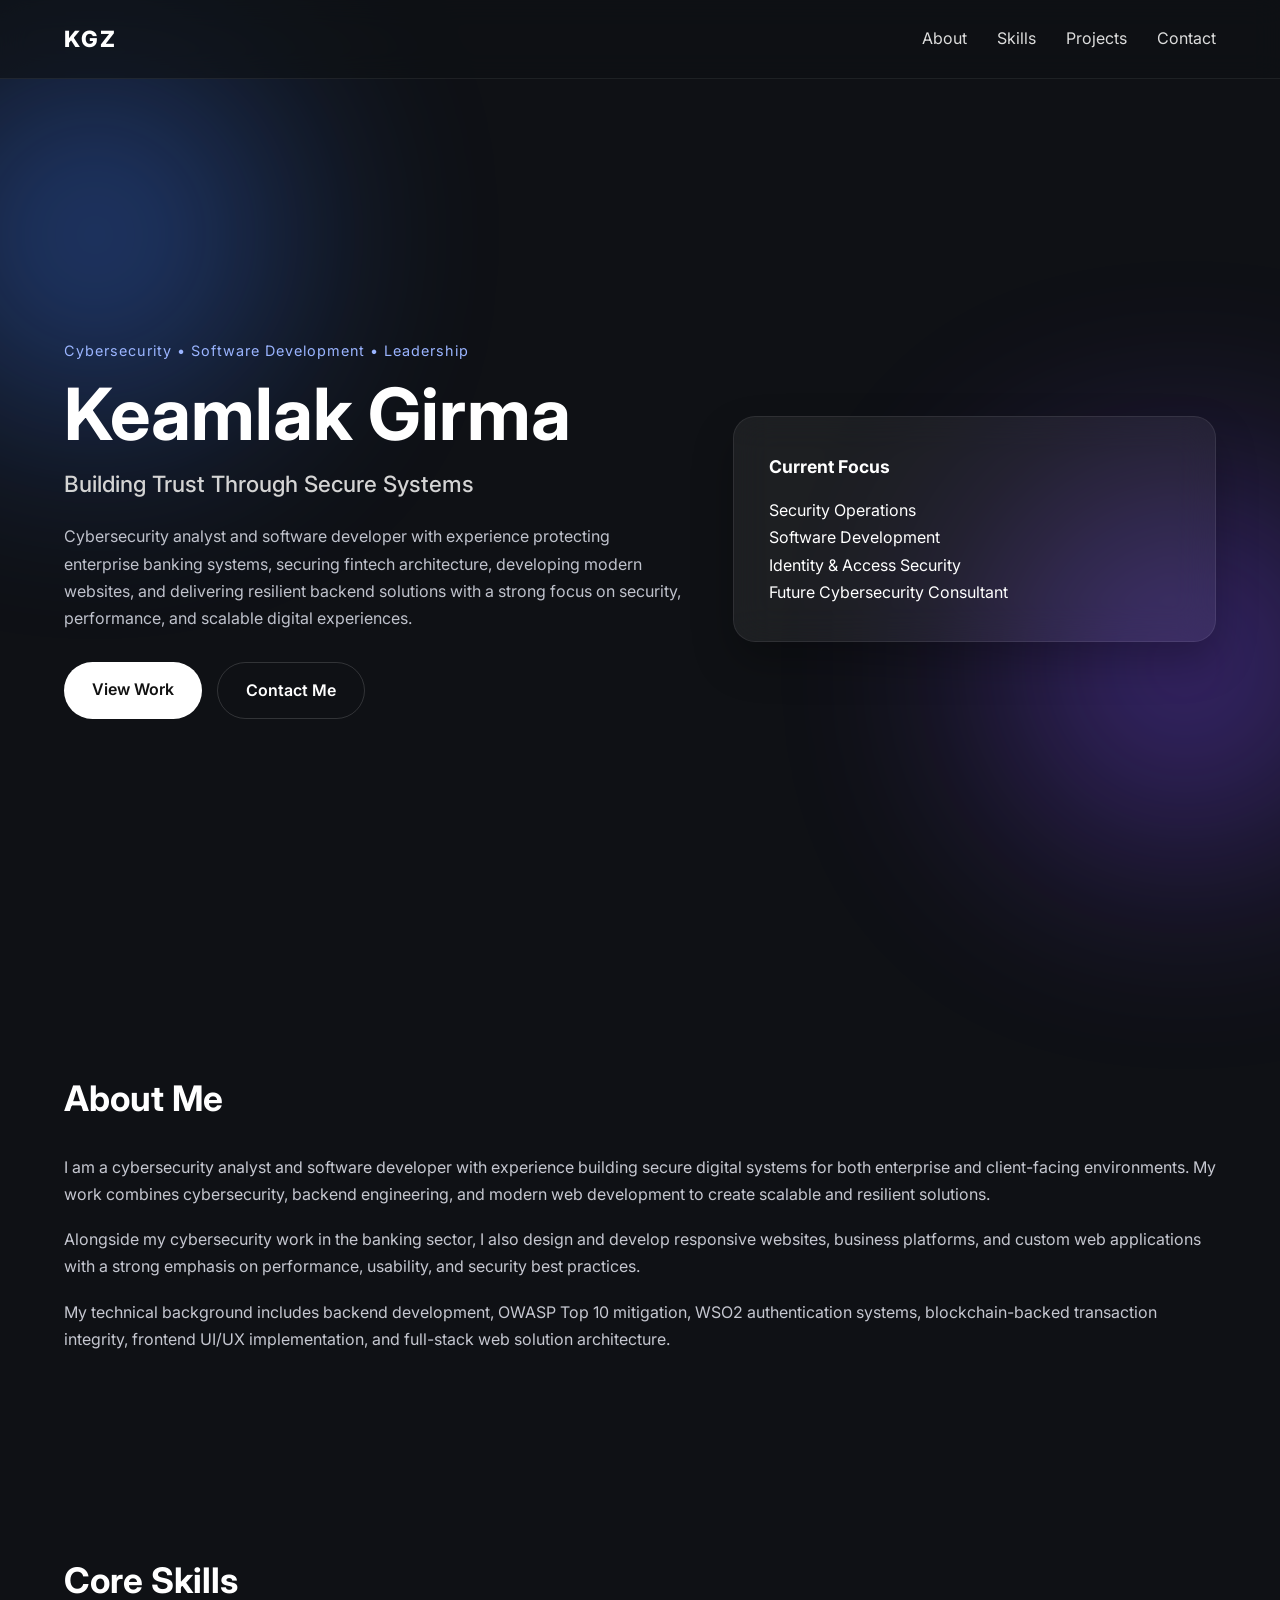
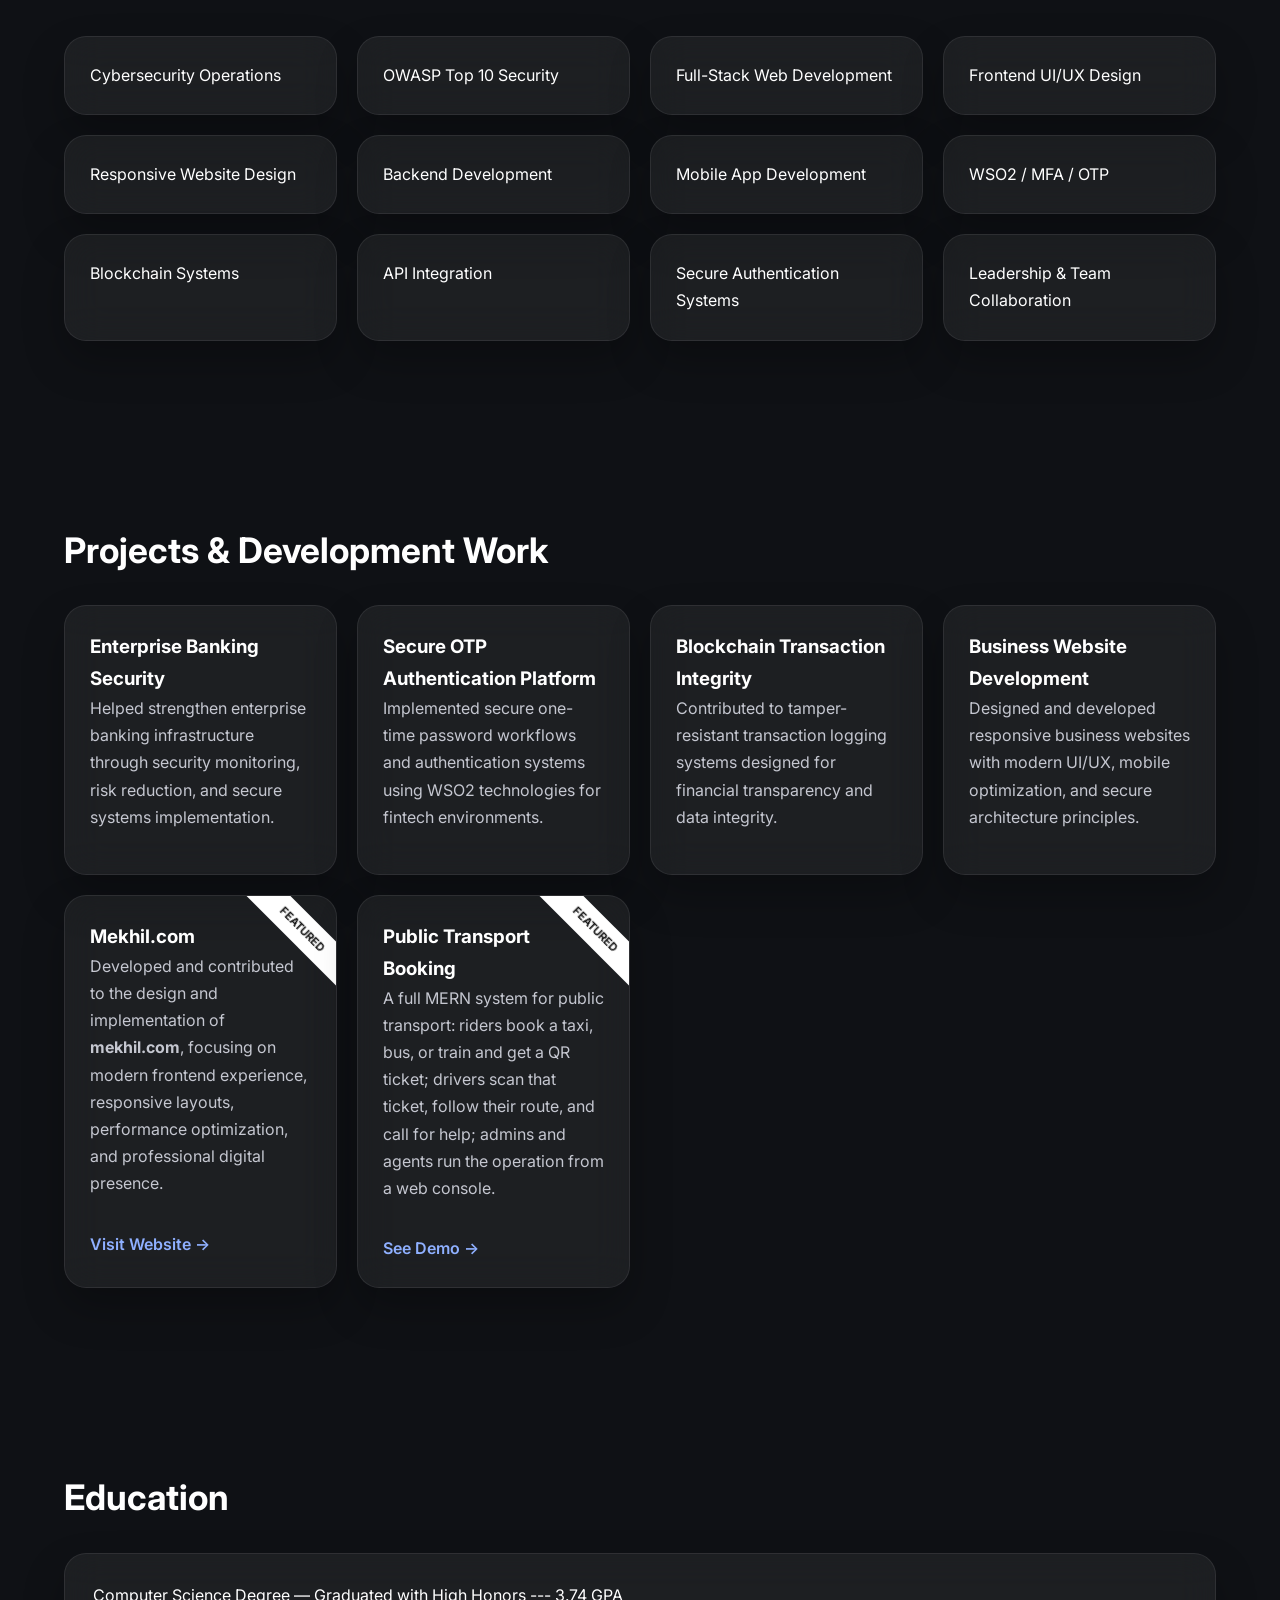
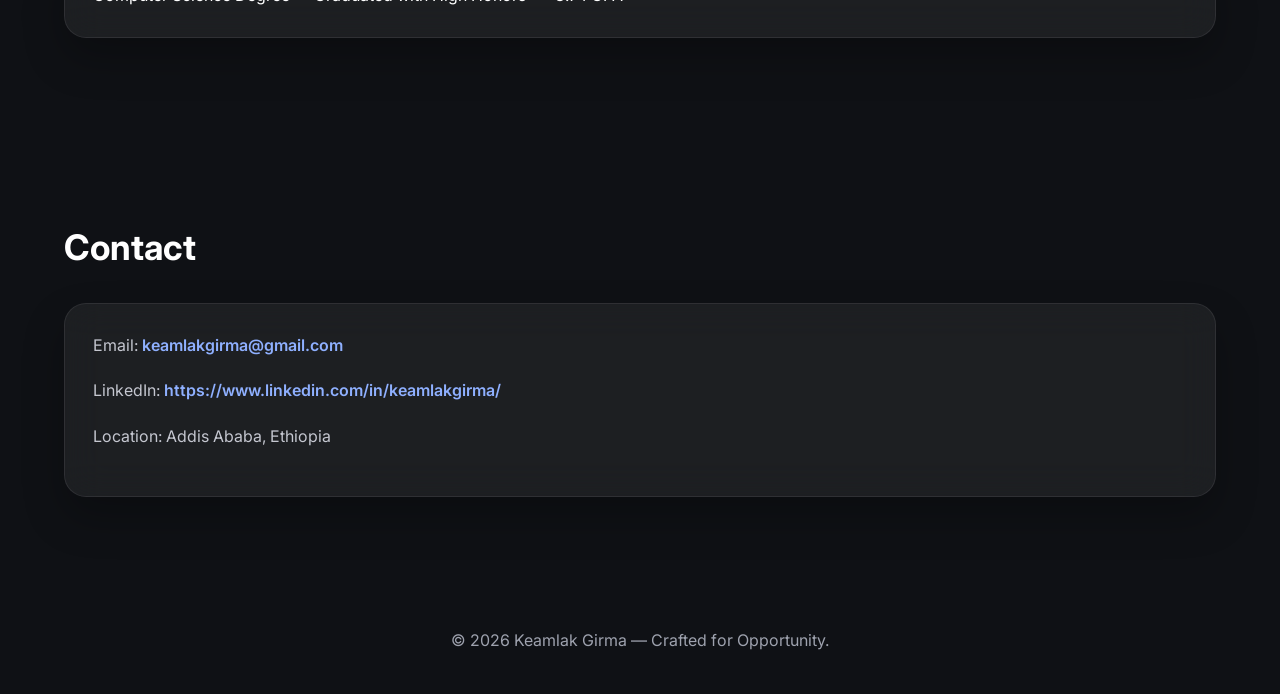
<file: index.html>
<!-- index.html -->
<!DOCTYPE html>
<html lang="en">
<head>
<meta charset="UTF-8">
<meta name="viewport" content="width=device-width, initial-scale=1.0">
<title>Keamlak Girma | Software Developer</title>
<link rel="icon" type="image/png" href="favicon.png">
<meta name="description" content="Cybersecurity Analyst | Software Development | Backend Development">
<link rel="stylesheet" href="style.css">
<link rel="preconnect" href="https://fonts.googleapis.com">
<link href="https://fonts.googleapis.com/css2?family=Inter:wght@300;400;500;700;800&display=swap" rel="stylesheet">
</head>
<body>

<div class="bg-blur blur1"></div>
<div class="bg-blur blur2"></div>

<header>
  <nav class="container">
    <h2 class="logo">KGZ</h2>

    <ul>
      <li><a href="#about">About</a></li>
      <li><a href="#skills">Skills</a></li>
      <li><a href="#projects">Projects</a></li>
      <li><a href="#contact">Contact</a></li>
    </ul>
  </nav>
</header>

<section class="hero container">
  <div class="hero-left reveal">
    <p class="tag">Cybersecurity • Software Development • Leadership</p>
    <h1>Keamlak Girma</h1>
    <h3>Building Trust Through Secure Systems</h3>

    <p class="hero-desc">
     Cybersecurity analyst and software developer with experience protecting enterprise banking systems, securing fintech architecture, developing modern websites, and delivering resilient backend solutions with a strong focus on security, performance, and scalable digital experiences.

    </p>

    <div class="hero-buttons">
      <a href="#projects" class="btn primary">View Work</a>
      <a href="#contact" class="btn secondary">Contact Me</a>
    </div>
  </div>

  <div class="hero-card reveal">
    <div class="glass-card">
      <h4>Current Focus</h4>
      <p>Security Operations</p>
      <p>Software Development</p>
      <p>Identity & Access Security</p>
      <p>Future Cybersecurity Consultant</p>
    </div>
  </div>
</section>

<!-- Replace the ABOUT section with this -->

<section id="about" class="section container reveal">
  <h2>About Me</h2>

  <p>
    I am a cybersecurity analyst and software developer with experience building
    secure digital systems for both enterprise and client-facing environments.
    My work combines cybersecurity, backend engineering, and modern web development
    to create scalable and resilient solutions.
  </p>

  <p>
    Alongside my cybersecurity work in the banking sector, I also design and develop
    responsive websites, business platforms, and custom web applications with a strong
    emphasis on performance, usability, and security best practices.
  </p>

  <p>
    My technical background includes backend development, OWASP Top 10 mitigation,
    WSO2 authentication systems, blockchain-backed transaction integrity, frontend UI/UX
    implementation, and full-stack web solution architecture.
  </p>
</section>

<!-- Replace the SKILLS section with this -->

<section id="skills" class="section container reveal">
  <h2>Core Skills</h2>

  <div class="grid">
    <div class="card">Cybersecurity Operations</div>
    <div class="card">OWASP Top 10 Security</div>
    <div class="card">Full-Stack Web Development</div>
    <div class="card">Frontend UI/UX Design</div>
    <div class="card">Responsive Website Design</div>
    <div class="card">Backend Development</div>
    <div class="card">Mobile App Development</div>
    <div class="card">WSO2 / MFA / OTP</div>
    <div class="card">Blockchain Systems</div>
    <div class="card">API Integration</div>
    <div class="card">Secure Authentication Systems</div>
    <div class="card">Leadership & Team Collaboration</div>
  </div>
</section>

<!-- Replace the PROJECTS section with this -->

<section id="projects" class="section container reveal">
  <h2>Projects & Development Work</h2>

  <div class="project-grid">

    <div class="project">
      <h3>Enterprise Banking Security</h3>
      <p>
        Helped strengthen enterprise banking infrastructure through security
        monitoring, risk reduction, and secure systems implementation.
      </p>
    </div>

    <div class="project">
      <h3>Secure OTP Authentication Platform</h3>
      <p>
        Implemented secure one-time password workflows and authentication
        systems using WSO2 technologies for fintech environments.
      </p>
    </div>

    <div class="project">
      <h3>Blockchain Transaction Integrity</h3>
      <p>
        Contributed to tamper-resistant transaction logging systems designed
        for financial transparency and data integrity.
      </p>
    </div>

    <div class="project">
      <h3>Business Website Development</h3>
      <p>
        Designed and developed responsive business websites with modern UI/UX,
        mobile optimization, and secure architecture principles.
      </p>
    </div>

    <div class="project featured-project">
      <h3>Mekhil.com</h3>

      <p>
        Developed and contributed to the design and implementation of
        <strong>mekhil.com</strong>, focusing on modern frontend experience,
        responsive layouts, performance optimization, and professional digital presence.
      </p>

      <a href="https://www.mekhil.com/" target="_blank" class="project-link">
        Visit Website →
      </a>
    </div>
    
    <div class="project featured-project">
      <h3>Public Transport Booking</h3>

      <p>
        A full MERN system for public transport: riders book a taxi, bus, or train and get a QR ticket; 
        drivers scan that ticket, follow their route, and call for help; admins and agents run the operation from a web console.
      </p>

      <a href="Online-Public-Transport-Booking.html" target="_blank" class="project-link">
        See Demo →
      </a>
    </div>

  </div>
</section>

<section class="section container reveal">
  <h2>Education</h2>
  <div class="glass-box">
    Computer Science Degree — Graduated with High Honors --- 3.74 GPA
  </div>
</section>

<section id="contact" class="section container reveal">
  <h2>Contact</h2>

  <div class="contact-box">
    <p>Email: <a href="mailto:keamlakgirma@gmail.com" class="contact-link">keamlakgirma@gmail.com</a></p>
    <p>LinkedIn: <a href="https://www.linkedin.com/in/keamlakgirma/" class="contact-link">https://www.linkedin.com/in/keamlakgirma/</a></p>
    <p>Location: Addis Ababa, Ethiopia</a></p>
  </div>
</section>

<footer>
  <p>© 2026 Keamlak Girma — Crafted for Opportunity.</p>
</footer>

<script src="script.js"></script>
</body>
</html>
</file>
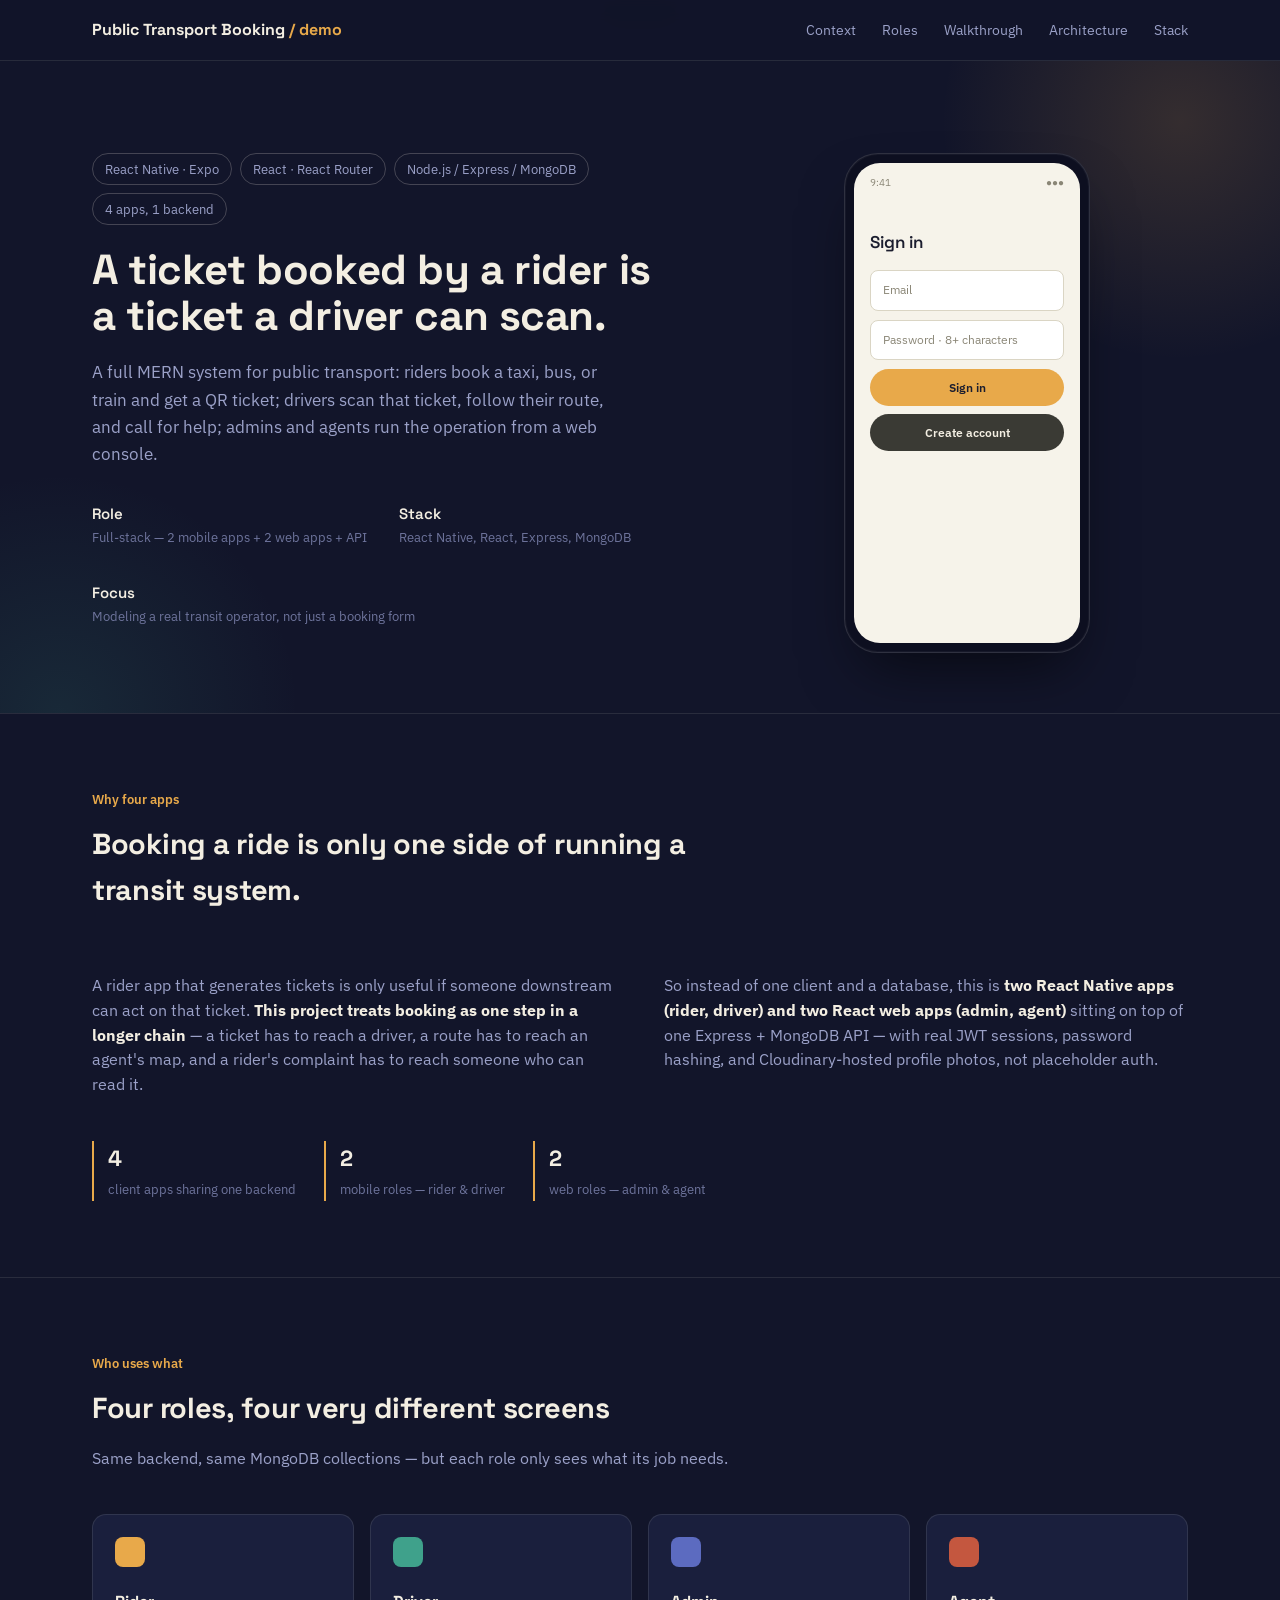
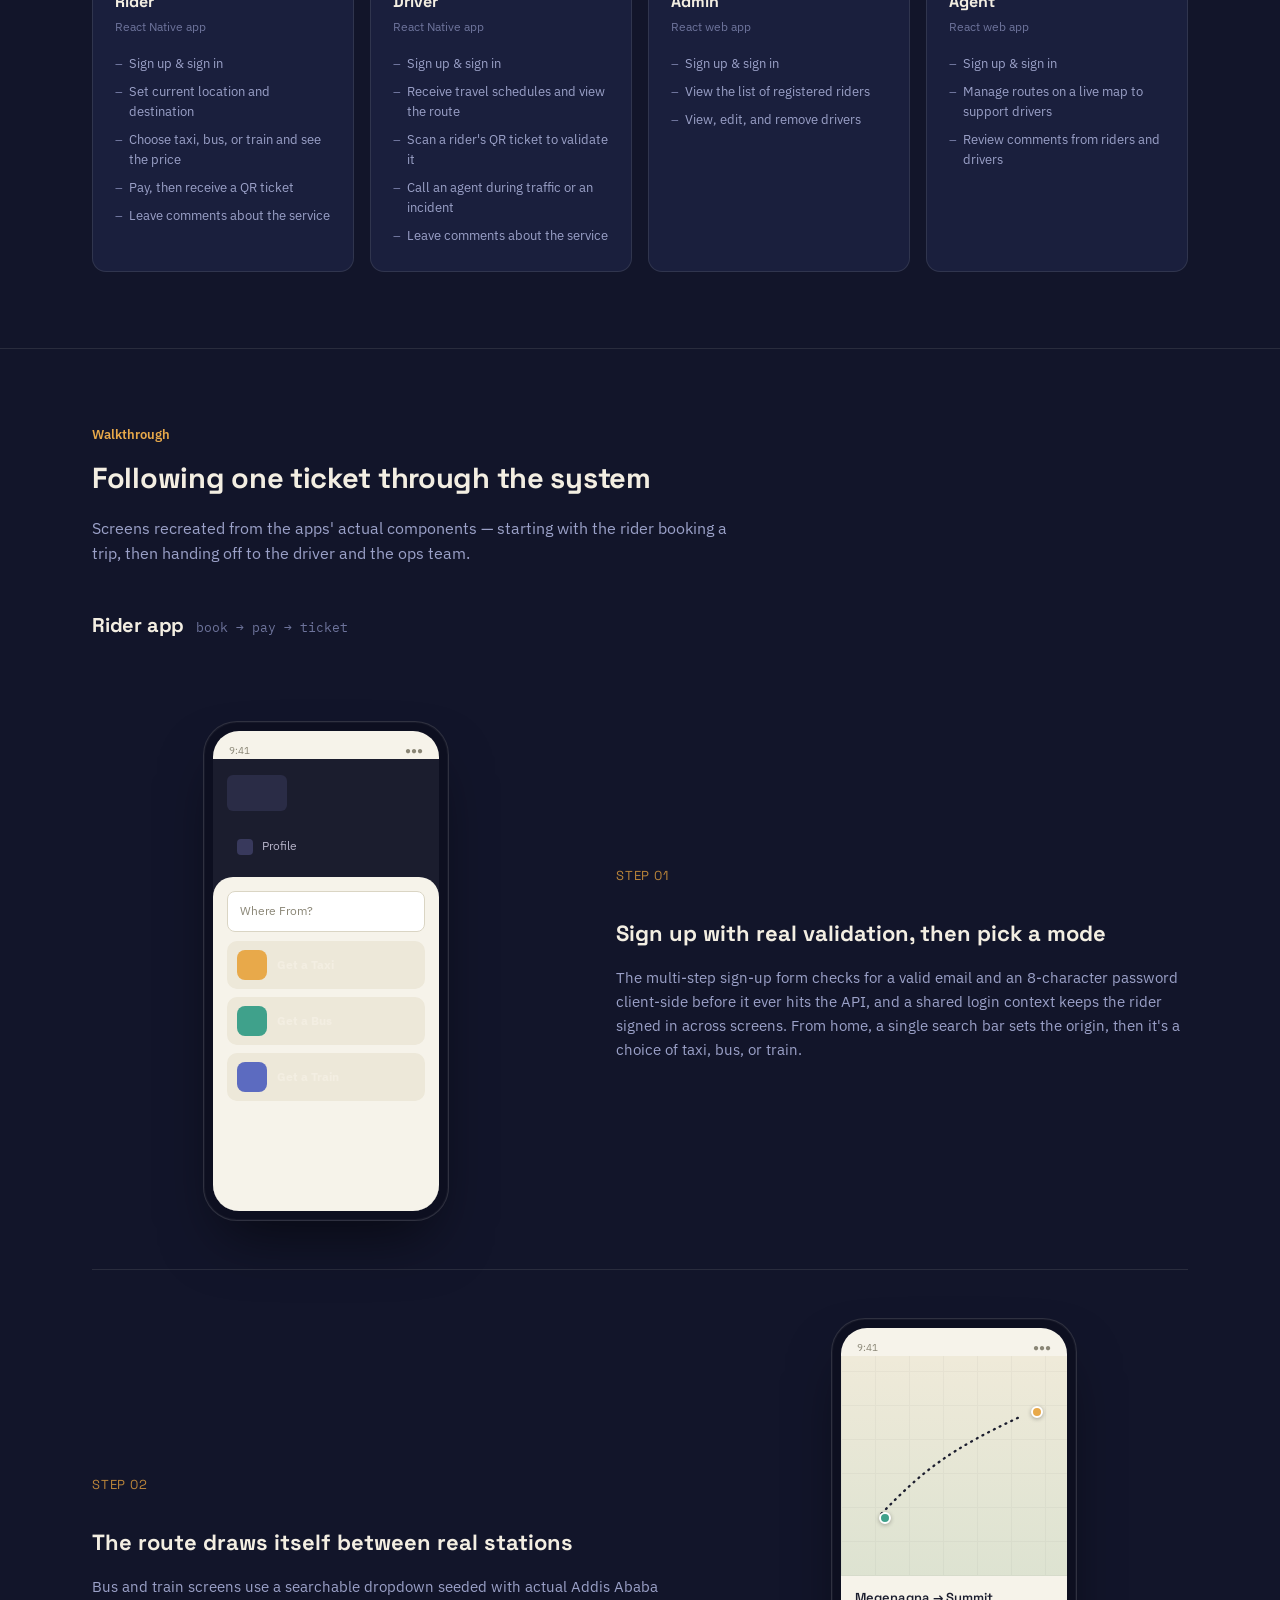
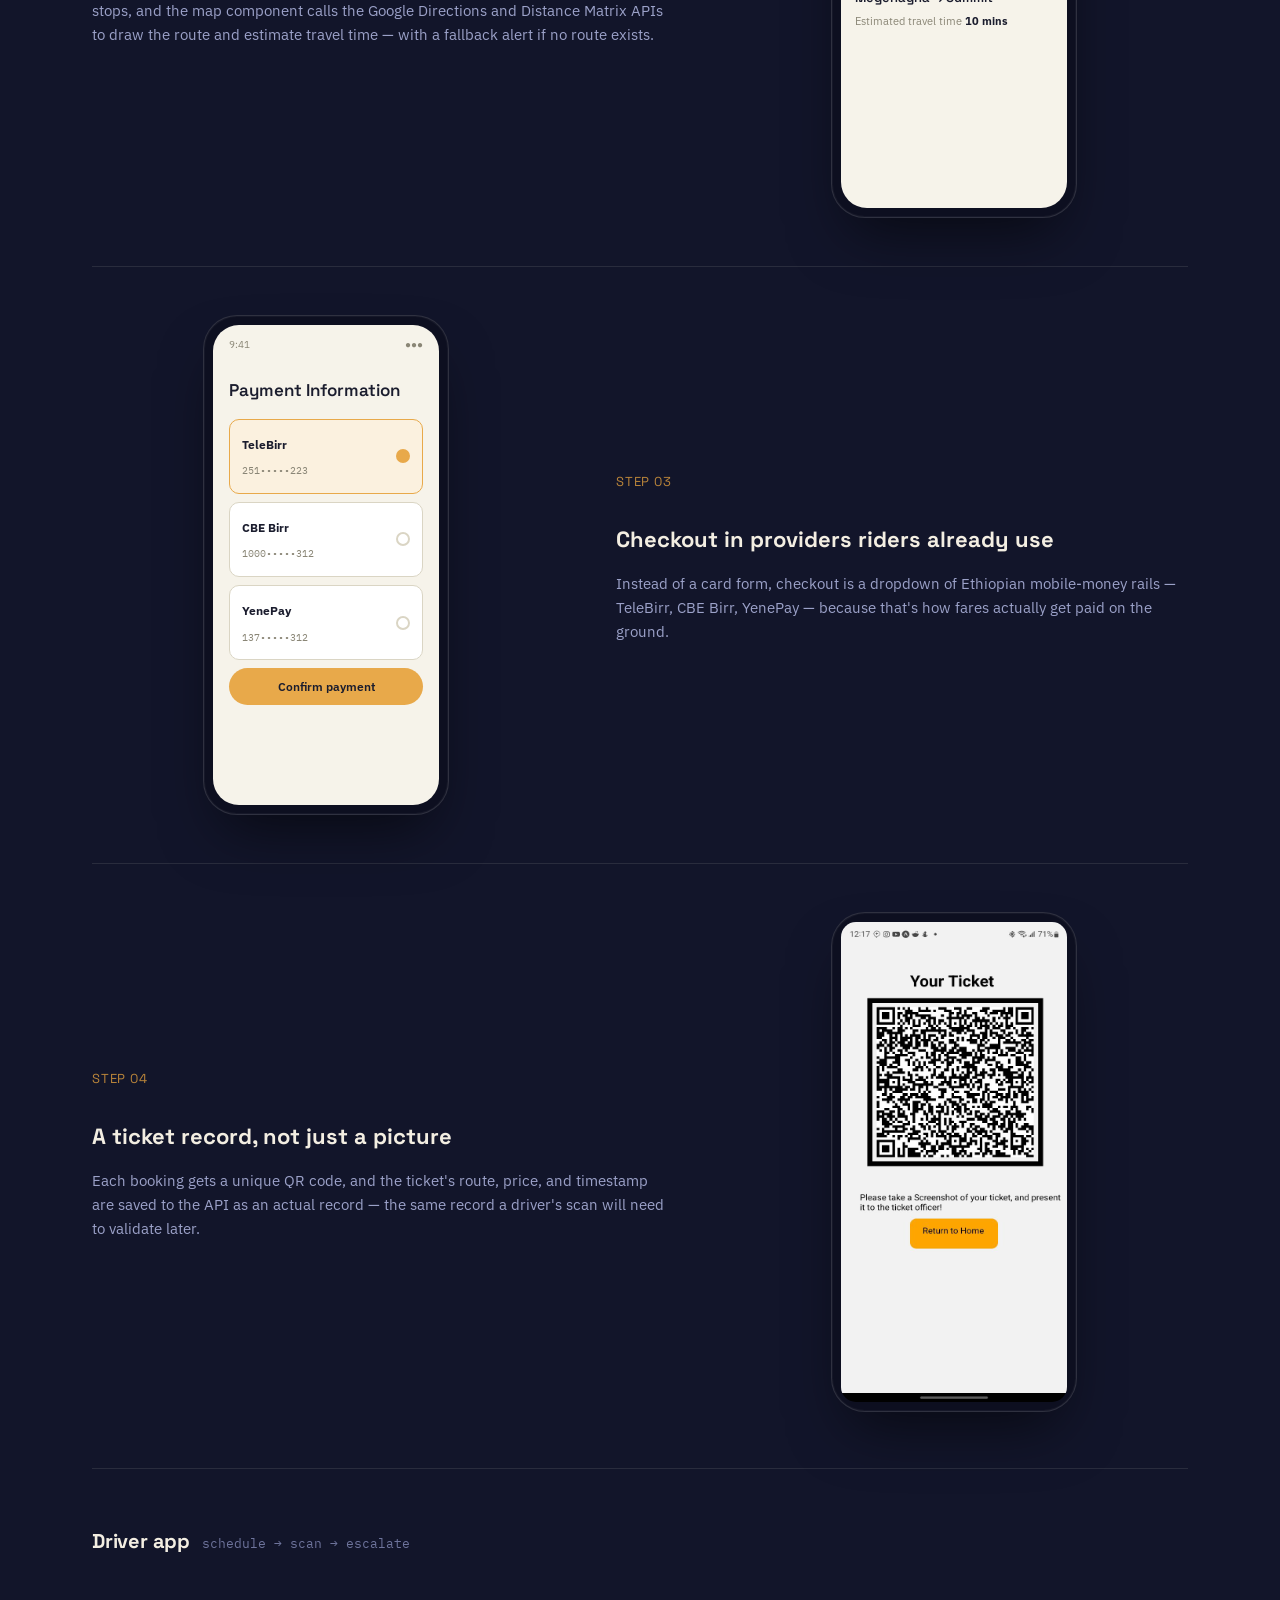
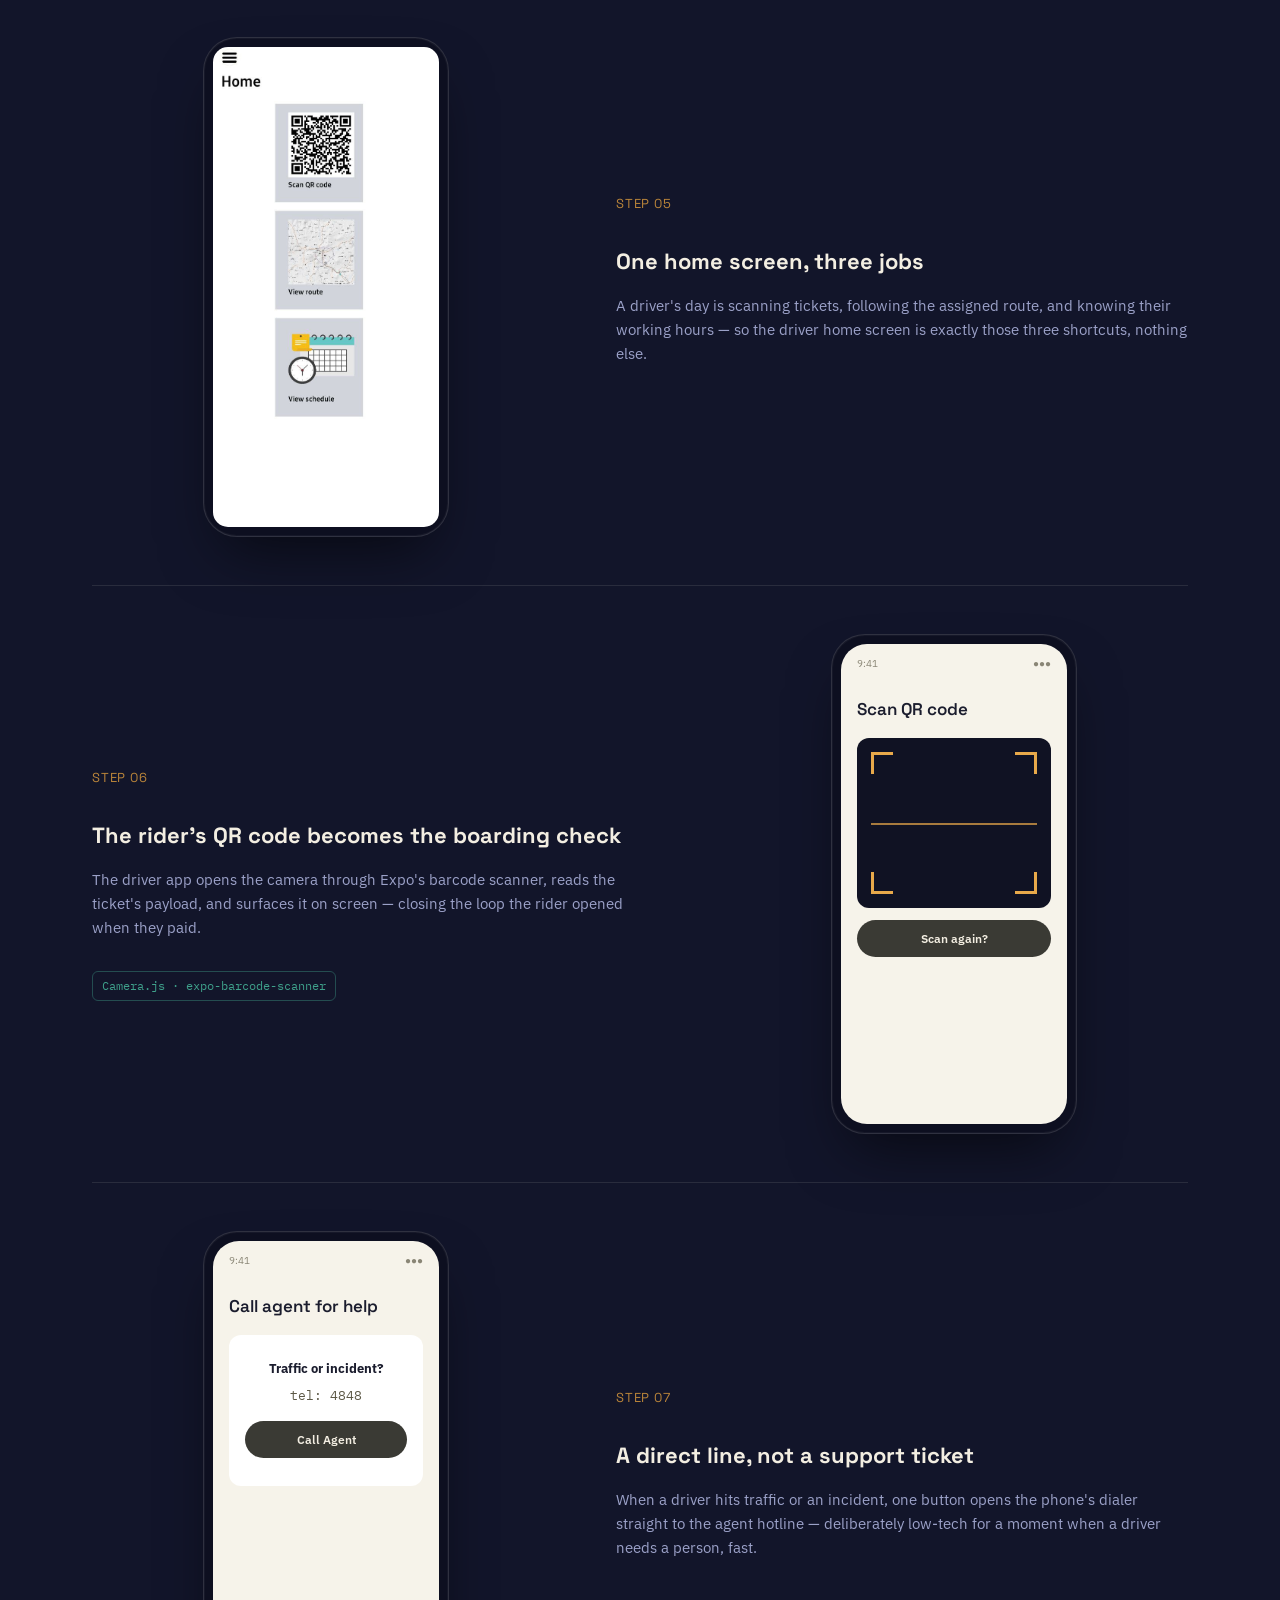
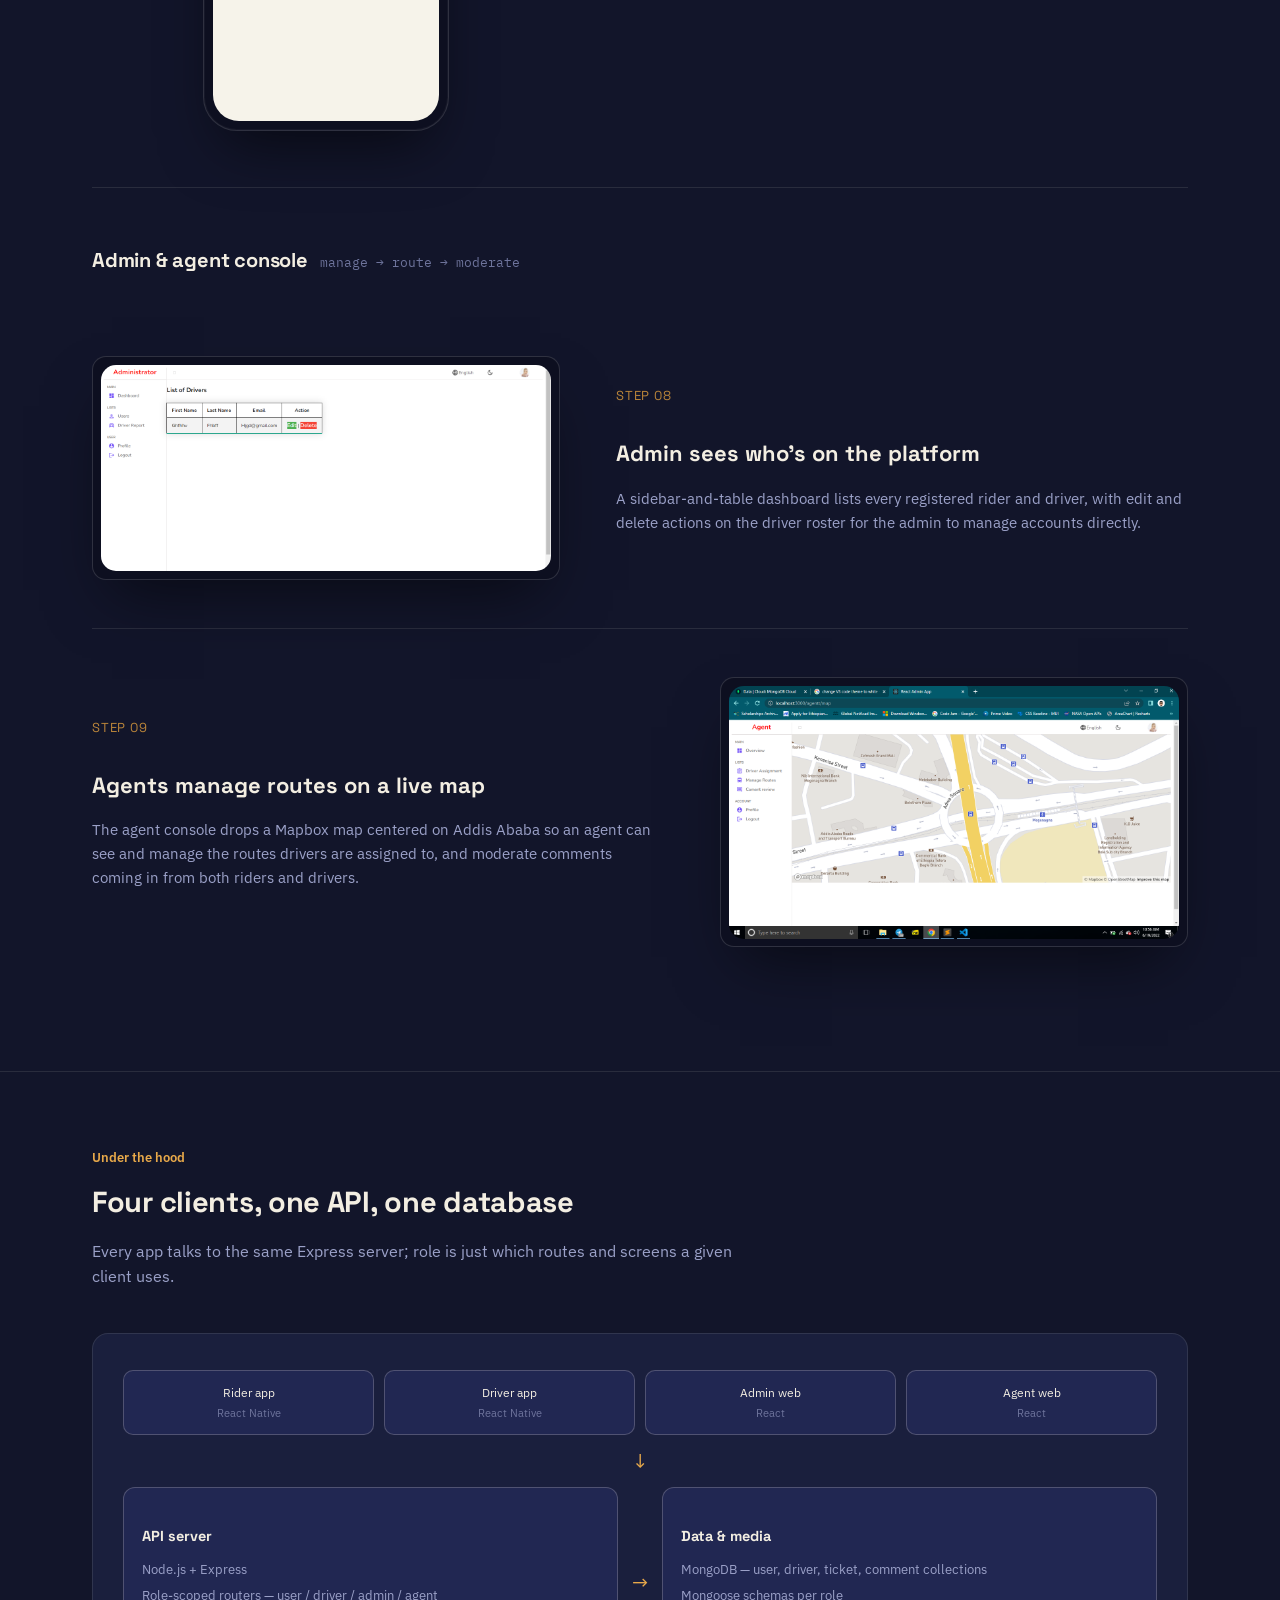
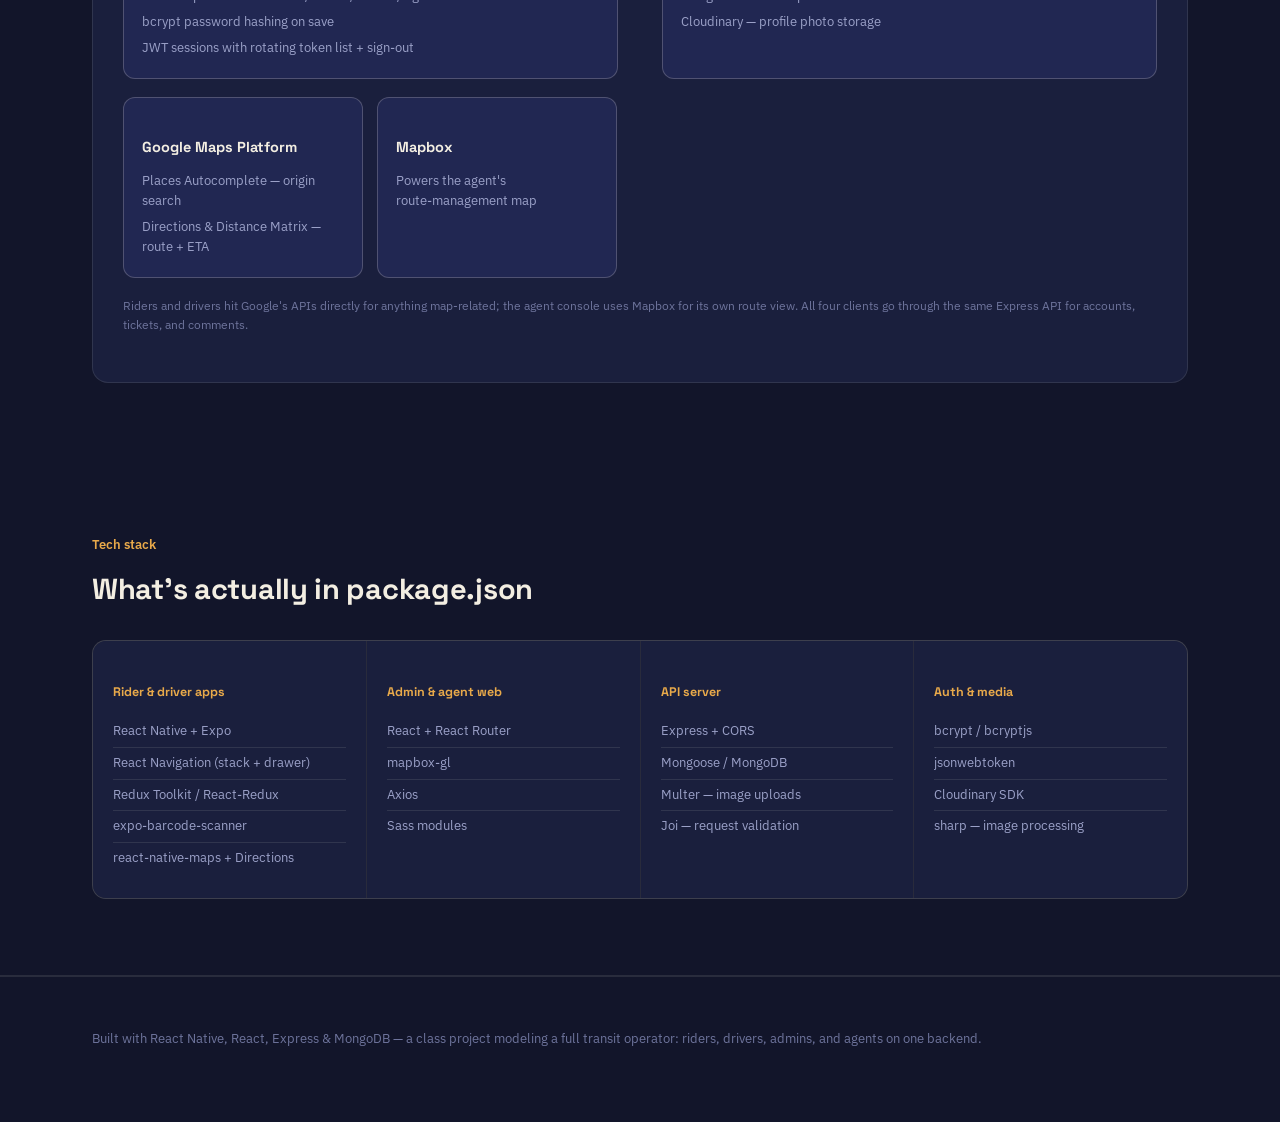
<file: Online-Public-Transport-Booking.html>
<!DOCTYPE html>
<html lang="en">
<head>
<meta charset="UTF-8">
<meta name="viewport" content="width=device-width, initial-scale=1.0">
<title>Online Public Transport Booking | demo</title>
<link rel="preconnect" href="https://fonts.googleapis.com">
<link href="https://fonts.googleapis.com/css2?family=Space+Grotesk:wght@400..700&family=IBM+Plex+Sans:wght@400;500;600&family=IBM+Plex+Mono:wght@400;500&display=swap" rel="stylesheet">
<style>
  :root{
    --bg:#12152A;
    --panel:#1A1F3D;
    --panel-2:#212752;
    --line:rgba(243,238,226,0.10);
    --line-strong:rgba(243,238,226,0.22);
    --gold:#E8A94A;
    --gold-dim:#B9843A;
    --teal:#3FA18B;
    --blue:#5C6BC0;
    --cream:#F3EEE2;
    --dim:#9BA1C8;
    --dim-2:#6E749C;
  }
  *{box-sizing:border-box;}
  html{scroll-behavior:smooth;}
  body{margin:0;background:var(--bg);color:var(--cream);font-family:'IBM Plex Sans', sans-serif;line-height:1.6;-webkit-font-smoothing:antialiased;}
  h1,h2,h3{font-family:'Space Grotesk', sans-serif;margin:0;font-weight:700;letter-spacing:-0.01em;}
  .mono{font-family:'IBM Plex Mono', monospace;}
  a{color:var(--gold);text-decoration:none;}
  .wrap{max-width:1160px;margin:0 auto;padding:0 32px;}
  @media (max-width:720px){.wrap{padding:0 20px;}}

  .topbar{position:sticky;top:0;z-index:50;background:rgba(18,21,42,0.88);backdrop-filter:blur(10px);border-bottom:1px solid var(--line);}
  .topbar .wrap{display:flex;align-items:center;justify-content:space-between;height:60px;}
  .brand{font-family:'Space Grotesk';font-weight:700;font-size:16px;color:var(--cream);}
  .brand span{color:var(--gold);}
  .topnav{display:flex;gap:26px;font-size:14px;color:var(--dim);}
  .topnav a{color:var(--dim);}
  .topnav a:hover{color:var(--cream);}
  @media (max-width:680px){.topnav{display:none;}}

  .hero{padding:92px 0 60px;position:relative;overflow:hidden;}
  .hero::before{content:"";position:absolute;top:-200px;right:-160px;width:520px;height:520px;background:radial-gradient(circle, rgba(232,169,74,0.16), transparent 65%);pointer-events:none;}
  .hero::after{content:"";position:absolute;bottom:-260px;left:-200px;width:520px;height:520px;background:radial-gradient(circle, rgba(63,161,139,0.14), transparent 65%);pointer-events:none;}
  .eyebrow-row{display:flex;gap:8px;flex-wrap:wrap;margin-bottom:22px;}
  .pill{font-size:12.5px;color:var(--dim);border:1px solid var(--line-strong);border-radius:100px;padding:5px 12px;}
  .hero-grid{display:grid;grid-template-columns:1.15fr 0.85fr;gap:56px;align-items:start;position:relative;z-index:1;}
  @media (max-width:860px){.hero-grid{grid-template-columns:1fr;}}
  .hero h1{font-size:42px;line-height:1.1;max-width:580px;}
  @media (max-width:520px){.hero h1{font-size:30px;}}
  .hero p.lede{font-size:17px;color:var(--dim);max-width:520px;margin-top:20px;}
  .hero-meta{display:flex;gap:32px;margin-top:34px;flex-wrap:wrap;}
  .hero-meta div{font-size:13px;color:var(--dim-2);}
  .hero-meta strong{display:block;color:var(--cream);font-family:'Space Grotesk';font-size:15px;font-weight:600;margin-bottom:2px;}

  /* phone mockup */
  .phone{width:246px;height:500px;border-radius:34px;background:#0D0F20;border:1px solid rgba(255,255,255,0.14);padding:9px;box-shadow:0 30px 60px -20px rgba(0,0,0,0.6), 0 0 0 1px rgba(255,255,255,0.04) inset;flex-shrink:0;margin:0 auto;}
  .phone .screen{width:100%;height:100%;background:#F6F3EA;border-radius:26px;overflow:hidden;position:relative;color:#1B1D2E;font-family:'IBM Plex Sans', sans-serif;}
  .phone .notch{position:absolute;top:6px;left:50%;transform:translateX(-50%);width:70px;height:16px;background:#0D0F20;border-radius:10px;z-index:5;}
  .screen .status{font-size:10px;color:#8A8676;display:flex;justify-content:space-between;padding:12px 16px 0;}
  .sc-pad{padding:14px 16px;}
  .sc-title{font-family:'Space Grotesk';font-weight:600;font-size:15px;margin:10px 0 14px;}
  .sc-field{background:#fff;border:1px solid #DAD5C4;border-radius:8px;padding:10px 12px;font-size:11.5px;color:#8A8676;margin-bottom:9px;}
  .sc-btn{border-radius:100px;padding:9px 0;text-align:center;font-size:12px;font-weight:600;margin-bottom:8px;}
  .sc-btn.solid{background:#C9C2AC;color:#1B1D2E;}
  .sc-btn.dark{background:#3A3A34;color:#F3EEE2;}
  .sc-btn.gold{background:var(--gold);color:#1B1D2E;}
  .err-note{font-size:10px;color:#C4573F;margin:-4px 0 10px;}

  /* browser / dashboard mockup */
  .browser{background:#0D0F20;border:1px solid rgba(255,255,255,0.14);border-radius:14px;padding:8px 8px 0;box-shadow:0 30px 60px -20px rgba(0,0,0,0.55);}
  .browser .chrome{display:flex;align-items:center;gap:6px;padding:6px 8px 10px;}
  .browser .dot{width:8px;height:8px;border-radius:50%;background:#3A3E5C;}
  .browser .addr{flex:1;height:20px;background:#1B2044;border-radius:6px;margin-left:8px;}
  .browser .frame{background:#F6F3EA;border-radius:8px 8px 0 0;overflow:hidden;display:flex;min-height:280px;color:#1B1D2E;font-family:'IBM Plex Sans', sans-serif;}
  .dash-side{width:96px;background:#1B1D2E;color:#EDEAE0;padding:14px 10px;flex-shrink:0;}
  .dash-side .brand-mini{width:44px;height:10px;background:#3A3E5C;border-radius:3px;margin-bottom:16px;}
  .dash-side .item{font-size:9.5px;color:#9B98AE;padding:6px 0;}
  .dash-side .item.active{color:#F3EEE2;font-weight:600;}
  .dash-main{flex:1;padding:14px 16px;}
  .dash-h{font-family:'Space Grotesk';font-size:13px;font-weight:600;margin-bottom:10px;}
  .dash-table{width:100%;border-collapse:collapse;font-size:10px;}
  .dash-table th{text-align:left;color:#8A8676;font-weight:600;padding:5px 6px;border-bottom:1px solid #E2DCC9;font-size:9px;text-transform:uppercase;letter-spacing:.04em;}
  .dash-table td{padding:6px 6px;border-bottom:1px solid #EFEAD9;}
  .badge{display:inline-block;font-size:8.5px;padding:2px 6px;border-radius:100px;background:#EDE8D9;color:#5C5846;}
  .dash-map{height:100%;background:repeating-linear-gradient(0deg,#E7E2D2 0 1px,transparent 1px 26px),repeating-linear-gradient(90deg,#E7E2D2 0 1px,transparent 1px 26px),#EFEAD9;position:relative;}

  section{padding:76px 0;}
  .section-head{max-width:640px;margin-bottom:44px;}
  .kicker{font-size:13px;color:var(--gold);font-weight:600;margin-bottom:10px;}
  .section-head h2{font-size:29px;}
  .section-head p{color:var(--dim);margin-top:14px;font-size:15.5px;}
  hr.rule{border:none;border-top:1px solid var(--line);margin:0;}

  .context-grid{display:grid;grid-template-columns:1fr 1fr;gap:48px;}
  @media (max-width:760px){.context-grid{grid-template-columns:1fr;}}
  .context-grid p{font-size:15.5px;color:var(--dim);}
  .context-grid p strong{color:var(--cream);}
  .stat-row{display:flex;gap:28px;margin-top:28px;flex-wrap:wrap;}
  .stat{border-left:2px solid var(--gold);padding-left:14px;}
  .stat b{display:block;font-family:'Space Grotesk';font-size:22px;}
  .stat span{font-size:12.5px;color:var(--dim-2);}

  /* role grid */
  .role-grid{display:grid;grid-template-columns:repeat(4,1fr);gap:16px;}
  @media (max-width:900px){.role-grid{grid-template-columns:repeat(2,1fr);}}
  @media (max-width:520px){.role-grid{grid-template-columns:1fr;}}
  .role-card{background:var(--panel);border:1px solid var(--line);border-radius:14px;padding:22px;}
  .role-swatch{width:30px;height:30px;border-radius:8px;margin-bottom:14px;}
  .role-card h4{font-family:'Space Grotesk';font-size:16px;margin-bottom:4px;}
  .role-card .role-app{font-size:11.5px;color:var(--dim-2);margin-bottom:12px;}
  .role-card ul{margin:0;padding-left:0;list-style:none;}
  .role-card li{font-size:12.5px;color:var(--dim);padding:4px 0;padding-left:14px;position:relative;}
  .role-card li::before{content:"–";position:absolute;left:0;color:var(--dim-2);}

  /* walkthrough sub-blocks */
  .flow-label{display:flex;align-items:baseline;gap:12px;margin:0 0 32px;}
  .flow-label h3{font-size:20px;}
  .flow-label span{font-size:12.5px;color:var(--dim-2);font-family:'IBM Plex Mono';}
  .step{display:grid;grid-template-columns:0.9fr 1.1fr;gap:56px;align-items:center;padding:48px 0;}
  .step:not(:last-child){border-bottom:1px solid var(--line);}
  .step.reverse{grid-template-columns:1.1fr 0.9fr;}
  .step.reverse .step-visual{order:2;}
  .step.reverse .step-copy{order:1;}
  @media (max-width:820px){
    .step, .step.reverse{grid-template-columns:1fr;gap:28px;}
    .step.reverse .step-visual, .step.reverse .step-copy{order:initial;}
  }
  .step-num{font-family:'Space Grotesk';font-size:13px;color:var(--gold-dim);letter-spacing:0.06em;margin-bottom:10px;}
  .step-copy h4{font-size:22px;margin-bottom:12px;font-family:'Space Grotesk';font-weight:700;}
  .step-copy p{color:var(--dim);font-size:15px;}
  .step-copy .tag{display:inline-block;margin-top:16px;font-size:12px;color:var(--teal);border:1px solid rgba(63,161,139,0.4);border-radius:6px;padding:4px 9px;font-family:'IBM Plex Mono';}
  .flow-block{margin-bottom:8px;}
  .flow-block:not(:last-child){padding-bottom:8px;border-bottom:1px solid var(--line);margin-bottom:56px;}

  /* mini screen widgets reused across mockups */
  .home-sidebar{background:#1B1D2E;color:#F3EEE2;height:100%;width:100%;padding:16px 14px;position:relative;}
  .home-tab{display:flex;align-items:center;gap:9px;padding:8px 10px;border-radius:8px;font-size:11.5px;margin-bottom:4px;color:#B7B4C9;}
  .home-dot{width:16px;height:16px;border-radius:4px;background:#38395C;flex-shrink:0;}
  .home-sheet{position:absolute;left:0;right:0;bottom:0;top:118px;background:#F6F3EA;border-radius:20px 20px 0 0;padding:14px 14px 0;}
  .opt-card{display:flex;align-items:center;gap:10px;background:#EDE8D9;border-radius:10px;padding:9px 10px;margin-bottom:8px;}
  .opt-ico{width:30px;height:30px;border-radius:8px;flex-shrink:0;}
  .opt-ico.taxi{background:#E8A94A;}
  .opt-ico.bus{background:#3FA18B;}
  .opt-ico.train{background:#5C6BC0;}
  .opt-ico.qr{background:#5C6BC0;}
  .opt-ico.route{background:#3FA18B;}
  .opt-ico.sched{background:#E8A94A;}
  .opt-card b{font-size:11.5px;}

  .dd{background:#fff;border:1px solid #DAD5C4;border-radius:10px;padding:11px 12px;margin-bottom:10px;}
  .dd small{display:block;font-size:9.5px;color:#8A8676;text-transform:uppercase;letter-spacing:0.05em;margin-bottom:3px;}
  .dd .val{font-size:12px;font-weight:600;}

  .map-area{height:220px;background:linear-gradient(0deg, rgba(63,161,139,0.10), transparent),repeating-linear-gradient(0deg, #E7E2D2 0 1px, transparent 1px 34px),repeating-linear-gradient(90deg, #E7E2D2 0 1px, transparent 1px 34px),#EFEAD9;position:relative;overflow:hidden;}
  .map-pin{width:12px;height:12px;border-radius:50%;position:absolute;border:2px solid #fff;box-shadow:0 1px 4px rgba(0,0,0,0.3);}
  .map-pin.green{background:#3FA18B;}
  .map-pin.gold{background:#E8A94A;}
  .map-route{position:absolute;stroke:#1B1D2E;stroke-width:2.5;stroke-dasharray:1 6;fill:none;stroke-linecap:round;}
  .map-card{background:#F6F3EA;padding:12px 14px;}
  .map-card .eta{font-size:11px;color:#8A8676;}
  .map-card .eta b{color:#1B1D2E;}

  .pay-row{display:flex;justify-content:space-between;align-items:center;background:#fff;border:1px solid #DAD5C4;border-radius:10px;padding:11px 12px;margin-bottom:8px;}
  .pay-row.selected{border-color:var(--gold);background:#FBF1DF;}
  .pay-row b{font-size:11.5px;}
  .pay-row span{font-size:9.5px;color:#8A8676;font-family:'IBM Plex Mono';}
  .pay-check{width:14px;height:14px;border-radius:50%;border:2px solid #DAD5C4;flex-shrink:0;}
  .pay-check.on{background:var(--gold);border-color:var(--gold);}

  .ticket-card{background:#fff;border-radius:14px;margin-top:6px;padding:16px;box-shadow:0 10px 24px -12px rgba(0,0,0,0.25);text-align:center;}
  .qr{width:110px;height:110px;margin:8px auto 12px;background:repeating-linear-gradient(0deg,#1B1D2E 0 6px, transparent 6px 12px),repeating-linear-gradient(90deg,#1B1D2E 0 6px, transparent 6px 12px);background-blend-mode:multiply;background-color:#fff;border-radius:6px;}
  .ticket-route{font-size:11px;color:#5C5846;}
  .ticket-route b{color:#1B1D2E;}
  .ticket-dash{border-top:1px dashed #DAD5C4;margin:10px 0;}
  .ticket-id{font-family:'IBM Plex Mono';font-size:9.5px;color:#8A8676;}

  .scan-box{background:#101223;border-radius:12px;height:170px;position:relative;margin:8px 0 12px;overflow:hidden;}
  .scan-corner{position:absolute;width:22px;height:22px;border:3px solid var(--gold);}
  .scan-corner.tl{top:14px;left:14px;border-right:none;border-bottom:none;}
  .scan-corner.tr{top:14px;right:14px;border-left:none;border-bottom:none;}
  .scan-corner.bl{bottom:14px;left:14px;border-right:none;border-top:none;}
  .scan-corner.br{bottom:14px;right:14px;border-left:none;border-top:none;}
  .scan-line{position:absolute;left:14px;right:14px;top:50%;height:2px;background:rgba(232,169,74,0.7);}
  .call-card{background:#fff;border-radius:12px;padding:20px 16px;text-align:center;margin-top:10px;}
  .call-num{font-family:'IBM Plex Mono';font-size:13px;color:#5C5846;margin:6px 0 14px;}

  /* architecture */
  .arch{background:var(--panel);border:1px solid var(--line);border-radius:16px;padding:36px 30px;}
  .arch-clients{display:grid;grid-template-columns:repeat(4,1fr);gap:10px;margin-bottom:0;}
  @media (max-width:760px){.arch-clients{grid-template-columns:repeat(2,1fr);}}
  .arch-client{background:var(--panel-2);border:1px solid var(--line-strong);border-radius:10px;padding:12px 12px;text-align:center;font-size:12px;color:var(--cream);}
  .arch-client span{display:block;font-size:10.5px;color:var(--dim-2);margin-top:3px;}
  .arch-down{display:flex;justify-content:center;color:var(--gold);font-size:20px;padding:10px 0;}
  .arch-row{display:flex;align-items:stretch;gap:0;flex-wrap:wrap;}
  .arch-box{background:var(--panel-2);border:1px solid var(--line-strong);border-radius:12px;padding:18px 18px;flex:1;min-width:190px;}
  .arch-box h4{font-family:'Space Grotesk';font-size:14.5px;margin-bottom:8px;color:var(--cream);}
  .arch-box ul{margin:0;padding-left:0;list-style:none;}
  .arch-box li{font-size:12.5px;color:var(--dim);padding:3px 0;}
  .arch-arrow{display:flex;align-items:center;justify-content:center;color:var(--gold);font-size:20px;padding:0 14px;flex:0 0 auto;}
  @media (max-width:820px){.arch-row{flex-direction:column;}.arch-arrow{transform:rotate(90deg);padding:6px 0;}}
  .arch-side{margin-top:18px;display:flex;gap:14px;flex-wrap:wrap;}
  .arch-side .arch-box{flex:0 1 240px;}
  .arch-note{font-size:12px;color:var(--dim-2);margin-top:18px;}

  .stack-grid{display:grid;grid-template-columns:repeat(4,1fr);gap:1px;background:var(--line);border:1px solid var(--line);border-radius:14px;overflow:hidden;}
  @media (max-width:900px){.stack-grid{grid-template-columns:repeat(2,1fr);}}
  .stack-col{background:var(--panel);padding:24px 20px;}
  .stack-col h4{font-size:12.5px;color:var(--gold);margin-bottom:14px;font-family:'Space Grotesk';}
  .stack-col ul{margin:0;padding:0;list-style:none;}
  .stack-col li{font-size:13px;color:var(--dim);padding:5px 0;border-top:1px solid var(--line);}
  .stack-col li:first-child{border-top:none;}

  .notes{display:grid;grid-template-columns:repeat(3,1fr);gap:20px;}
  @media (max-width:820px){.notes{grid-template-columns:1fr;}}
  .note-card{background:var(--panel);border:1px solid var(--line);border-radius:14px;padding:22px;}
  .note-card .num{font-family:'IBM Plex Mono';font-size:12px;color:var(--gold-dim);}
  .note-card h4{font-size:15px;margin:10px 0 8px;font-family:'Space Grotesk';}
  .note-card p{font-size:13.5px;color:var(--dim);margin:0;}

  code.snip{display:block;background:#0D0F20;border:1px solid var(--line);border-radius:10px;padding:16px 18px;font-family:'IBM Plex Mono';font-size:12px;color:#B7C9C0;overflow-x:auto;white-space:pre;line-height:1.6;}
  code.snip .k{color:#E8A94A;}
  code.snip .s{color:#8FBFA8;}
  code.snip .c{color:#6E749C;}

  footer{padding:52px 0 72px;border-top:1px solid var(--line);}
  footer .wrap{display:flex;justify-content:space-between;align-items:center;flex-wrap:wrap;gap:14px;}
  footer p{color:var(--dim-2);font-size:13px;margin:0;}
</style>
</head>
<body>

<div class="topbar">
  <div class="wrap">
    <div class="brand">Public Transport Booking <span>/ demo</span></div>
    <nav class="topnav">
      <a href="#context">Context</a>
      <a href="#roles">Roles</a>
      <a href="#walkthrough">Walkthrough</a>
      <a href="#architecture">Architecture</a>
      <a href="#stack">Stack</a>
      <!-- <a href="#notes">Notes</a> -->
    </nav>
  </div>
</div>

<header class="hero">
  <div class="wrap hero-grid">
    <div>
      <div class="eyebrow-row">
        <span class="pill">React Native · Expo</span>
        <span class="pill">React · React Router</span>
        <span class="pill">Node.js / Express / MongoDB</span>
        <span class="pill">4 apps, 1 backend</span>
      </div>
      <h1>A ticket booked by a rider is a ticket a driver can scan.</h1>
      <p class="lede">A full MERN system for public transport: riders book a taxi, bus, or train and get a QR ticket; drivers scan that ticket, follow their route, and call for help; admins and agents run the operation from a web console.</p>
      <div class="hero-meta">
        <div><strong>Role</strong>Full‑stack — 2 mobile apps + 2 web apps + API</div>
        <div><strong>Stack</strong>React Native, React, Express, MongoDB</div>
        <div><strong>Focus</strong>Modeling a real transit operator, not just a booking form</div>
      </div>
    </div>
    <div class="phone">
      <!-- <div class="notch"></div> -->
      <div class="screen">
        <div class="status"><span>9:41</span><span>●●●</span></div>
        <div class="sc-pad">
          <div class="sc-title" style="font-size:17px;margin-top:24px;">Sign in</div>
          <div class="sc-field">Email</div>
          <div class="sc-field">Password · 8+ characters</div>
          <div class="sc-btn gold">Sign in</div>
          <div class="sc-btn dark">Create account</div>
        </div>
      </div>
    </div>
  </div>
</header>

<hr class="rule">

<section id="context">
  <div class="wrap">
    <div class="section-head">
      <div class="kicker">Why four apps</div>
      <h2>Booking a ride is only one side of running a transit system.</h2>
    </div>
    <div class="context-grid">
      <p>A rider app that generates tickets is only useful if someone downstream can act on that ticket. <strong>This project treats booking as one step in a longer chain</strong> — a ticket has to reach a driver, a route has to reach an agent's map, and a rider's complaint has to reach someone who can read it.</p>
      <p>So instead of one client and a database, this is <strong>two React Native apps (rider, driver) and two React web apps (admin, agent)</strong> sitting on top of one Express + MongoDB API — with real JWT sessions, password hashing, and Cloudinary‑hosted profile photos, not placeholder auth.</p>
    </div>
    <div class="stat-row">
      <div class="stat"><b>4</b><span>client apps sharing one backend</span></div>
      <div class="stat"><b>2</b><span>mobile roles — rider &amp; driver</span></div>
      <div class="stat"><b>2</b><span>web roles — admin &amp; agent</span></div>
    </div>
  </div>
</section>

<hr class="rule">

<section id="roles">
  <div class="wrap">
    <div class="section-head">
      <div class="kicker">Who uses what</div>
      <h2>Four roles, four very different screens</h2>
      <p>Same backend, same MongoDB collections — but each role only sees what its job needs.</p>
    </div>
    <div class="role-grid">
      <div class="role-card">
        <div class="role-swatch" style="background:#E8A94A;"></div>
        <h4>Rider</h4>
        <div class="role-app">React Native app</div>
        <ul>
          <li>Sign up &amp; sign in</li>
          <li>Set current location and destination</li>
          <li>Choose taxi, bus, or train and see the price</li>
          <li>Pay, then receive a QR ticket</li>
          <li>Leave comments about the service</li>
        </ul>
      </div>
      <div class="role-card">
        <div class="role-swatch" style="background:#3FA18B;"></div>
        <h4>Driver</h4>
        <div class="role-app">React Native app</div>
        <ul>
          <li>Sign up &amp; sign in</li>
          <li>Receive travel schedules and view the route</li>
          <li>Scan a rider's QR ticket to validate it</li>
          <li>Call an agent during traffic or an incident</li>
          <li>Leave comments about the service</li>
        </ul>
      </div>
      <div class="role-card">
        <div class="role-swatch" style="background:#5C6BC0;"></div>
        <h4>Admin</h4>
        <div class="role-app">React web app</div>
        <ul>
          <li>Sign up &amp; sign in</li>
          <li>View the list of registered riders</li>
          <li>View, edit, and remove drivers</li>
        </ul>
      </div>
      <div class="role-card">
        <div class="role-swatch" style="background:#C4573F;"></div>
        <h4>Agent</h4>
        <div class="role-app">React web app</div>
        <ul>
          <li>Sign up &amp; sign in</li>
          <li>Manage routes on a live map to support drivers</li>
          <li>Review comments from riders and drivers</li>
        </ul>
      </div>
    </div>
  </div>
</section>

<hr class="rule">

<section id="walkthrough">
  <div class="wrap">
    <div class="section-head">
      <div class="kicker">Walkthrough</div>
      <h2>Following one ticket through the system</h2>
      <p>Screens recreated from the apps' actual components — starting with the rider booking a trip, then handing off to the driver and the ops team.</p>
    </div>

    <div class="flow-block">
      <div class="flow-label"><h3>Rider app</h3><span>book → pay → ticket</span></div>

      <div class="step">
        <div class="step-visual phone">
          <div class="notch"></div>
          <div class="screen">
            <div class="status"><span>9:41</span><span>●●●</span></div>
            <div class="home-sidebar">
              <div style="height:36px;width:60px;background:#2A2C46;border-radius:6px;margin-bottom:18px;"></div>
              <div class="home-tab"><div class="home-dot"></div>Profile</div>
              <div class="home-tab"><div class="home-dot"></div>Comments</div>
              <div class="home-tab" style="margin-top:18px;"><div class="home-dot"></div>Sign out</div>
              <div class="home-sheet">
                <div class="sc-field" style="margin-top:0;">Where From?</div>
                <div class="opt-card"><div class="opt-ico taxi"></div><b>Get a Taxi</b></div>
                <div class="opt-card"><div class="opt-ico bus"></div><b>Get a Bus</b></div>
                <div class="opt-card"><div class="opt-ico train"></div><b>Get a Train</b></div>
              </div>
            </div>
          </div>
        </div>
        <div class="step-copy">
          <div class="step-num">STEP 01</div>
          <h4>Sign up with real validation, then pick a mode</h4>
          <p>The multi‑step sign‑up form checks for a valid email and an 8‑character password client‑side before it ever hits the API, and a shared login context keeps the rider signed in across screens. From home, a single search bar sets the origin, then it's a choice of taxi, bus, or train.</p>
          <!-- <span class="tag">AppForm.js · LoginForm.js · LoginProvider.js</span> -->
        </div>
      </div>

      <div class="step reverse">
        <div class="step-visual phone">
          <div class="notch"></div>
          <div class="screen">
            <div class="status"><span>9:41</span><span>●●●</span></div>
            <div class="map-area">
              <svg class="map-route" viewBox="0 0 246 220" width="100%" height="100%">
                <path d="M 44 162 C 88 116, 118 92, 196 56" />
              </svg>
              <div class="map-pin green" style="left:38px;top:156px;"></div>
              <div class="map-pin gold" style="left:190px;top:50px;"></div>
            </div>
            <div class="map-card">
              <div class="sc-title" style="margin:0 0 4px;font-size:13px;">Megenagna → Summit</div>
              <div class="eta">Estimated travel time <b>10 mins</b></div>
            </div>
          </div>
        </div>
        <div class="step-copy">
          <div class="step-num">STEP 02</div>
          <h4>The route draws itself between real stations</h4>
          <p>Bus and train screens use a searchable dropdown seeded with actual Addis Ababa stops, and the map component calls the Google Directions and Distance Matrix APIs to draw the route and estimate travel time — with a fallback alert if no route exists.</p>
          <!-- <span class="tag">BusScreen.js · Map.js</span> -->
        </div>
      </div>

      <div class="step">
        <div class="step-visual phone">
          <div class="notch"></div>
          <div class="screen">
            <div class="status"><span>9:41</span><span>●●●</span></div>
            <div class="sc-pad">
              <div class="sc-title" style="font-size:17px;">Payment Information</div>
              <div class="pay-row selected"><div><b>TeleBirr</b><br><span>251•••••223</span></div><div class="pay-check on"></div></div>
              <div class="pay-row"><div><b>CBE Birr</b><br><span>1000•••••312</span></div><div class="pay-check"></div></div>
              <div class="pay-row"><div><b>YenePay</b><br><span>137•••••312</span></div><div class="pay-check"></div></div>
              <div class="sc-btn gold" style="margin-top:6px;">Confirm payment</div>
            </div>
          </div>
        </div>
        <div class="step-copy">
          <div class="step-num">STEP 03</div>
          <h4>Checkout in providers riders already use</h4>
          <p>Instead of a card form, checkout is a dropdown of Ethiopian mobile‑money rails — TeleBirr, CBE Birr, YenePay — because that's how fares actually get paid on the ground.</p>
          <!-- <span class="tag">Payment.js</span> -->
        </div>
      </div>

      <div class="step reverse">
        <div class="step-copy">
          <div class="step-num">STEP 04</div>
          <h4>A ticket record, not just a picture</h4>
          <p>Each booking gets a unique QR code, and the ticket's route, price, and timestamp are saved to the API as an actual record — the same record a driver's scan will need to validate later.</p>
          <!-- <span class="tag">Ticketing.js · models/ticket.js</span> -->
        </div>
        <div class="step-visual phone">
          <img src="ClientQRCode.jpg" height="100%" width="100%" style="border-radius: 15px;">
        </div>
      </div>
    </div>

    <div class="flow-block">
      <div class="flow-label"><h3>Driver app</h3><span>schedule → scan → escalate</span></div>

      <div class="step">
        <div class="step-visual phone">
          <img src="DriverHomeImg.jpg" height="100%" width="100%" style="border-radius: 15px;">
        </div>
        <div class="step-copy">
          <div class="step-num">STEP 05</div>
          <h4>One home screen, three jobs</h4>
          <p>A driver's day is scanning tickets, following the assigned route, and knowing their working hours — so the driver home screen is exactly those three shortcuts, nothing else.</p>
          <!-- <span class="tag">Home.js (Driver)</span> -->
        </div>
      </div>

      <div class="step reverse">
        <div class="step-visual phone">
          <div class="notch"></div>
          <div class="screen">
            <div class="status"><span>9:41</span><span>●●●</span></div>
            <div class="sc-pad">
              <div class="sc-title" style="font-size:17px;">Scan QR code</div>
              <div class="scan-box">
                <div class="scan-corner tl"></div><div class="scan-corner tr"></div>
                <div class="scan-corner bl"></div><div class="scan-corner br"></div>
                <div class="scan-line"></div>
              </div>
              <div class="sc-btn dark">Scan again?</div>
            </div>
          </div>
        </div>
        <div class="step-copy">
          <div class="step-num">STEP 06</div>
          <h4>The rider's QR code becomes the boarding check</h4>
          <p>The driver app opens the camera through Expo's barcode scanner, reads the ticket's payload, and surfaces it on screen — closing the loop the rider opened when they paid.</p>
          <span class="tag">Camera.js · expo-barcode-scanner</span>
        </div>
      </div>

      <div class="step">
        <div class="step-visual phone">
          <div class="notch"></div>
          <div class="screen">
            <div class="status"><span>9:41</span><span>●●●</span></div>
            <div class="sc-pad">
              <div class="sc-title" style="font-size:17px;">Call agent for help</div>
              <div class="call-card">
                <b style="font-size:13px;">Traffic or incident?</b>
                <div class="call-num">tel: 4848</div>
                <div class="sc-btn dark">Call Agent</div>
              </div>
            </div>
          </div>
        </div>
        <div class="step-copy">
          <div class="step-num">STEP 07</div>
          <h4>A direct line, not a support ticket</h4>
          <p>When a driver hits traffic or an incident, one button opens the phone's dialer straight to the agent hotline — deliberately low‑tech for a moment when a driver needs a person, fast.</p>
          <!-- <span class="tag">Callagent.js</span> -->
        </div>
      </div>
    </div>

    <div class="flow-block" style="margin-bottom:0;border-bottom:none;padding-bottom:0;">
      <div class="flow-label"><h3>Admin &amp; agent console</h3><span>manage → route → moderate</span></div>
      <div class="step">
          <div class="step-visual browser">
          <img src="AdminView.png" height="100%" width="100%" style="border-radius: 15px;">
          </div>
          
          <!-- <span class="tag">UserList.jsx · DriverList.jsx</span> -->
        <div class="step-copy">
          <div class="step-num">STEP 08</div>
          <h4>Admin sees who's on the platform</h4>
          <p>A sidebar‑and‑table dashboard lists every registered rider and driver, with edit and delete actions on the driver roster for the admin to manage accounts directly.</p>
        </div>
      </div>
      
    <!-- <div class="step-copy">
          <div class="step-num">STEP 09</div>
          <div class="step-visual browser">
          <img src="AgentView.png" height="100%" width="100%" style="border-radius: 15px;">
          </div>
          <h4>Admin sees who's on the platform</h4>
          <p>A sidebar‑and‑table dashboard lists every registered rider and driver, with edit and delete actions on the driver roster for the admin to manage accounts directly.</p>
          <!-- <span class="tag">UserList.jsx · DriverList.jsx</span> one more div-->
      <div class="step reverse">
        <div class="step-visual browser">
        <img src="AgentView.png" height="100%" width="100%" style="border-radius: 15px;">
        </div>
        <div class="step-copy">
          <div class="step-num">STEP 09</div>
          <h4>Agents manage routes on a live map</h4>
          <p>The agent console drops a Mapbox map centered on Addis Ababa so an agent can see and manage the routes drivers are assigned to, and moderate comments coming in from both riders and drivers.</p>
          <!-- <span class="tag">MapboxMap.jsx · CommentList.jsx</span> -->
      </div>
        
    </div>
  </div>
</section>

<hr class="rule">

<section id="architecture">
  <div class="wrap">
    <div class="section-head">
      <div class="kicker">Under the hood</div>
      <h2>Four clients, one API, one database</h2>
      <p>Every app talks to the same Express server; role is just which routes and screens a given client uses.</p>
    </div>
    <div class="arch">
      <div class="arch-clients">
        <div class="arch-client">Rider app<span>React Native</span></div>
        <div class="arch-client">Driver app<span>React Native</span></div>
        <div class="arch-client">Admin web<span>React</span></div>
        <div class="arch-client">Agent web<span>React</span></div>
      </div>
      <div class="arch-down">↓</div>
      <div class="arch-row">
        <div class="arch-box">
          <h4>API server</h4>
          <ul>
            <li>Node.js + Express</li>
            <li>Role‑scoped routers — user / driver / admin / agent</li>
            <li>bcrypt password hashing on save</li>
            <li>JWT sessions with rotating token list + sign‑out</li>
          </ul>
        </div>
        <div class="arch-arrow">→</div>
        <div class="arch-box">
          <h4>Data &amp; media</h4>
          <ul>
            <li>MongoDB — user, driver, ticket, comment collections</li>
            <li>Mongoose schemas per role</li>
            <li>Cloudinary — profile photo storage</li>
          </ul>
        </div>
      </div>
      <div class="arch-side">
        <div class="arch-box">
          <h4>Google Maps Platform</h4>
          <ul>
            <li>Places Autocomplete — origin search</li>
            <li>Directions &amp; Distance Matrix — route + ETA</li>
          </ul>
        </div>
        <div class="arch-box">
          <h4>Mapbox</h4>
          <ul>
            <li>Powers the agent's route‑management map</li>
          </ul>
        </div>
      </div>
      <p class="arch-note">Riders and drivers hit Google's APIs directly for anything map‑related; the agent console uses Mapbox for its own route view. All four clients go through the same Express API for accounts, tickets, and comments.</p>
    </div>
  </div>
</section>

<section id="stack">
  <div class="wrap">
    <div class="section-head" style="margin-bottom:28px;">
      <div class="kicker">Tech stack</div>
      <h2>What's actually in package.json</h2>
    </div>
    <div class="stack-grid">
      <div class="stack-col">
        <h4>Rider &amp; driver apps</h4>
        <ul>
          <li>React Native + Expo</li>
          <li>React Navigation (stack + drawer)</li>
          <li>Redux Toolkit / React‑Redux</li>
          <li>expo-barcode-scanner</li>
          <li>react-native-maps + Directions</li>
        </ul>
      </div>
      <div class="stack-col">
        <h4>Admin &amp; agent web</h4>
        <ul>
          <li>React + React Router</li>
          <li>mapbox-gl</li>
          <li>Axios</li>
          <li>Sass modules</li>
        </ul>
      </div>
      <div class="stack-col">
        <h4>API server</h4>
        <ul>
          <li>Express + CORS</li>
          <li>Mongoose / MongoDB</li>
          <li>Multer — image uploads</li>
          <li>Joi — request validation</li>
        </ul>
      </div>
      <div class="stack-col">
        <h4>Auth &amp; media</h4>
        <ul>
          <li>bcrypt / bcryptjs</li>
          <li>jsonwebtoken</li>
          <li>Cloudinary SDK</li>
          <li>sharp — image processing</li>
        </ul>
      </div>
    </div>
  </div>
</section>

<hr class="rule">

<!-- <section id="notes">
  <div class="wrap">
    <div class="section-head">
      <div class="kicker">Engineering notes</div>
      <h2>What's solid, and what's next</h2>
      <p>Written the way I'd walk a reviewer through the repo — including the parts that are still rough.</p>
    </div>
    <div class="notes">
      <div class="note-card">
        <div class="num">01</div>
        <h4>Rider &amp; driver auth is production‑shaped</h4>
        <p>Passwords hash on save via a Mongoose pre‑save hook, sign‑in issues a JWT and appends it to a rotating token list (pruned after 24h), and sign‑out removes just that token — a real session model, not a stub.</p>
      </div>
      <div class="note-card">
        <div class="num">02</div>
        <h4>The admin/agent API needs a live database</h4>
        <p>The rider/driver side connects to MongoDB Atlas, but the admin/agent entry point still has a placeholder connection string — that half of the API isn't hooked up to a live database in this snapshot.</p>
      </div>
      <div class="note-card">
        <div class="num">03</div>
        <h4>Keys and env names need to line up</h4>
        <p>A Mapbox token and a Google Maps key are inline in the client source rather than read from environment variables, and the admin model expects <span class="mono" style="font-size:12px;">JWTPRIVATEKEY</span> while the server's <span class="mono" style="font-size:12px;">.env</span> defines <span class="mono" style="font-size:12px;">JWT_SECRET</span> — rotating the keys and reconciling the variable names is the first hardening pass.</p>
      </div>
    </div>
  </div>
</section> -->

<!-- <hr class="rule">

<section style="padding-top:64px;">
  <div class="wrap">
    <div class="section-head" style="margin-bottom:28px;">
      <div class="kicker">A closer look</div>
      <h2>Session handling, simplified</h2>
    </div>
    <code class="snip"><span class="c">// controllers/user.js — issue a token and prune expired ones on sign-in</span>
<span class="k">const</span> token = jwt.sign({ userId: user._id }, process.env.JWT_SECRET, { expiresIn: <span class="s">'1d'</span> });

<span class="k">let</span> oldTokens = user.tokens.filter(t => {
  <span class="k">const</span> ageInSeconds = (Date.now() - <span class="k">parseInt</span>(t.signedAt)) / <span class="s">1000</span>;
  <span class="k">return</span> ageInSeconds < <span class="s">86400</span>; <span class="c">// keep only tokens under 24h old</span>
});

<span class="k">await</span> User.findByIdAndUpdate(user._id, {
  tokens: [...oldTokens, { token, signedAt: Date.now().toString() }],
});</code>
  </div>
</section> -->

<footer>
  <div class="wrap">
    <p>Built with React Native, React, Express &amp; MongoDB — a class project modeling a full transit operator: riders, drivers, admins, and agents on one backend.</p>
  </div>
</footer>

</body>
</html>
</file>
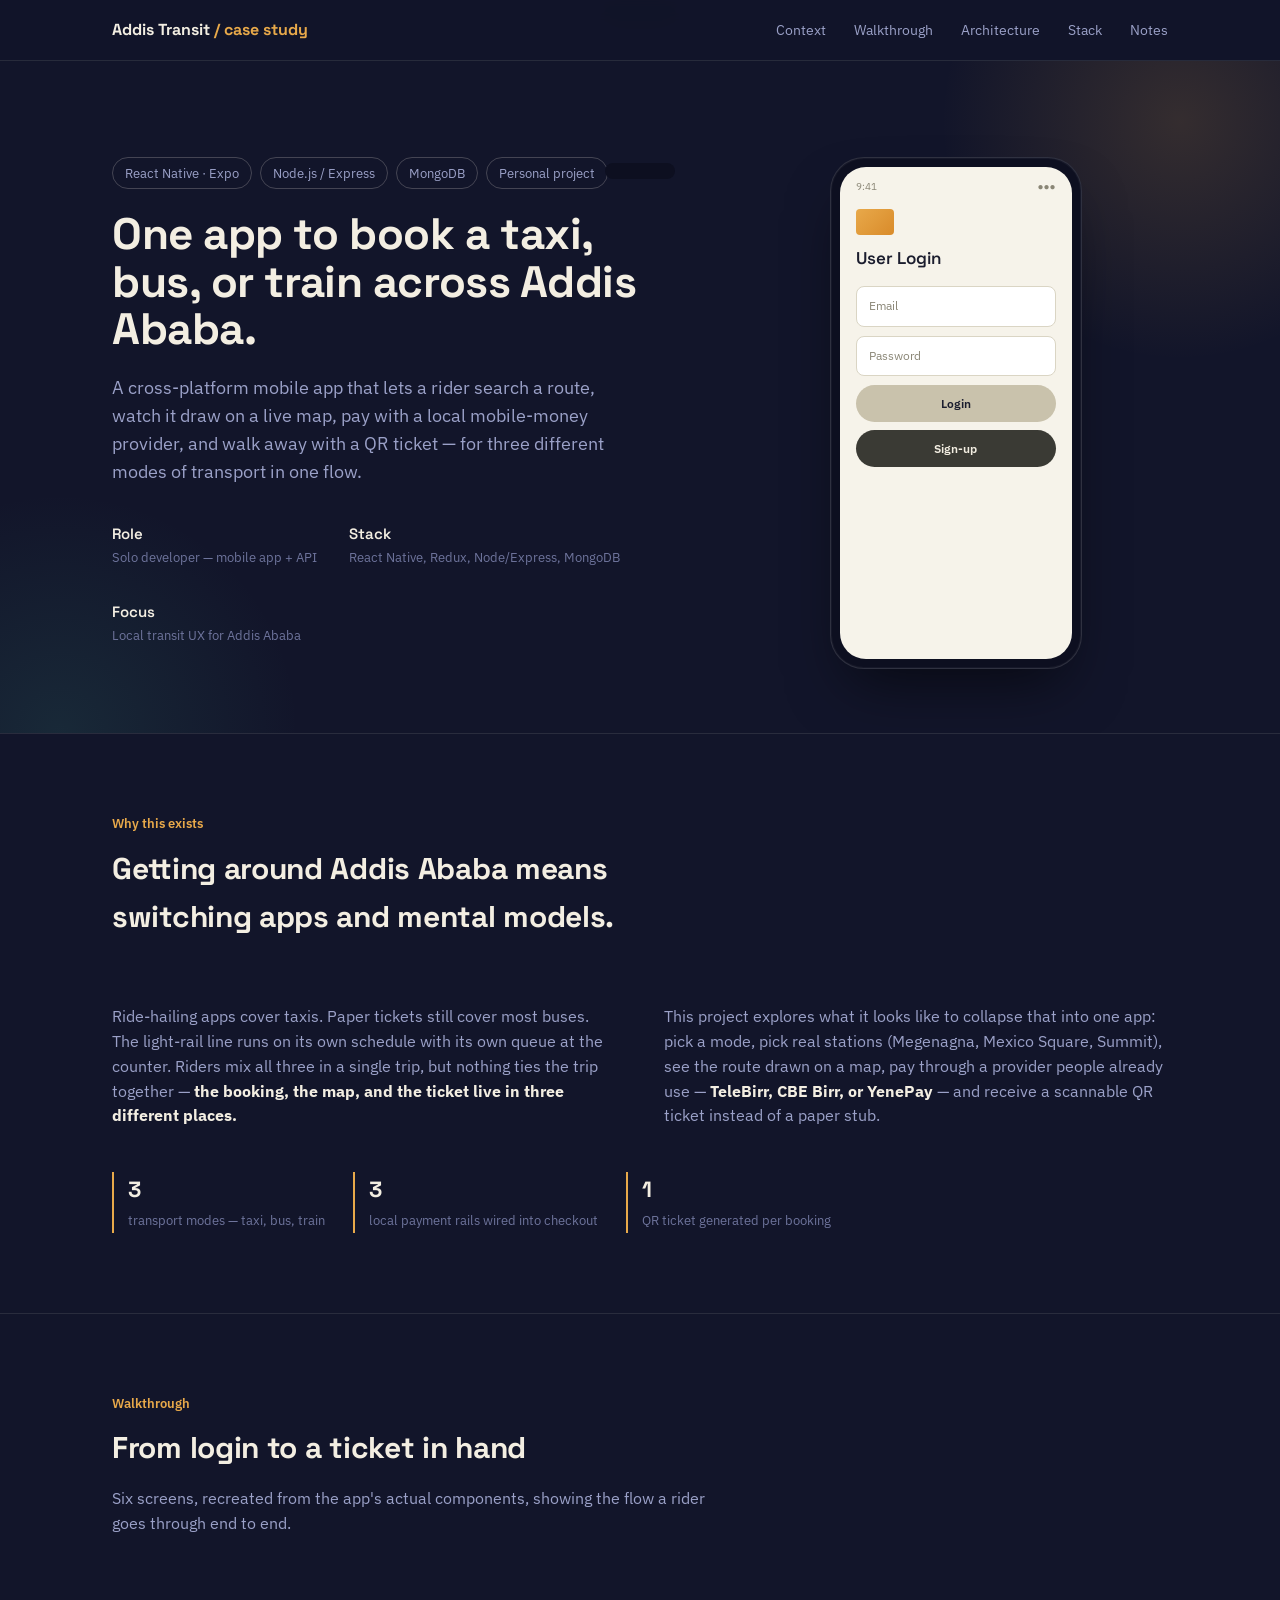
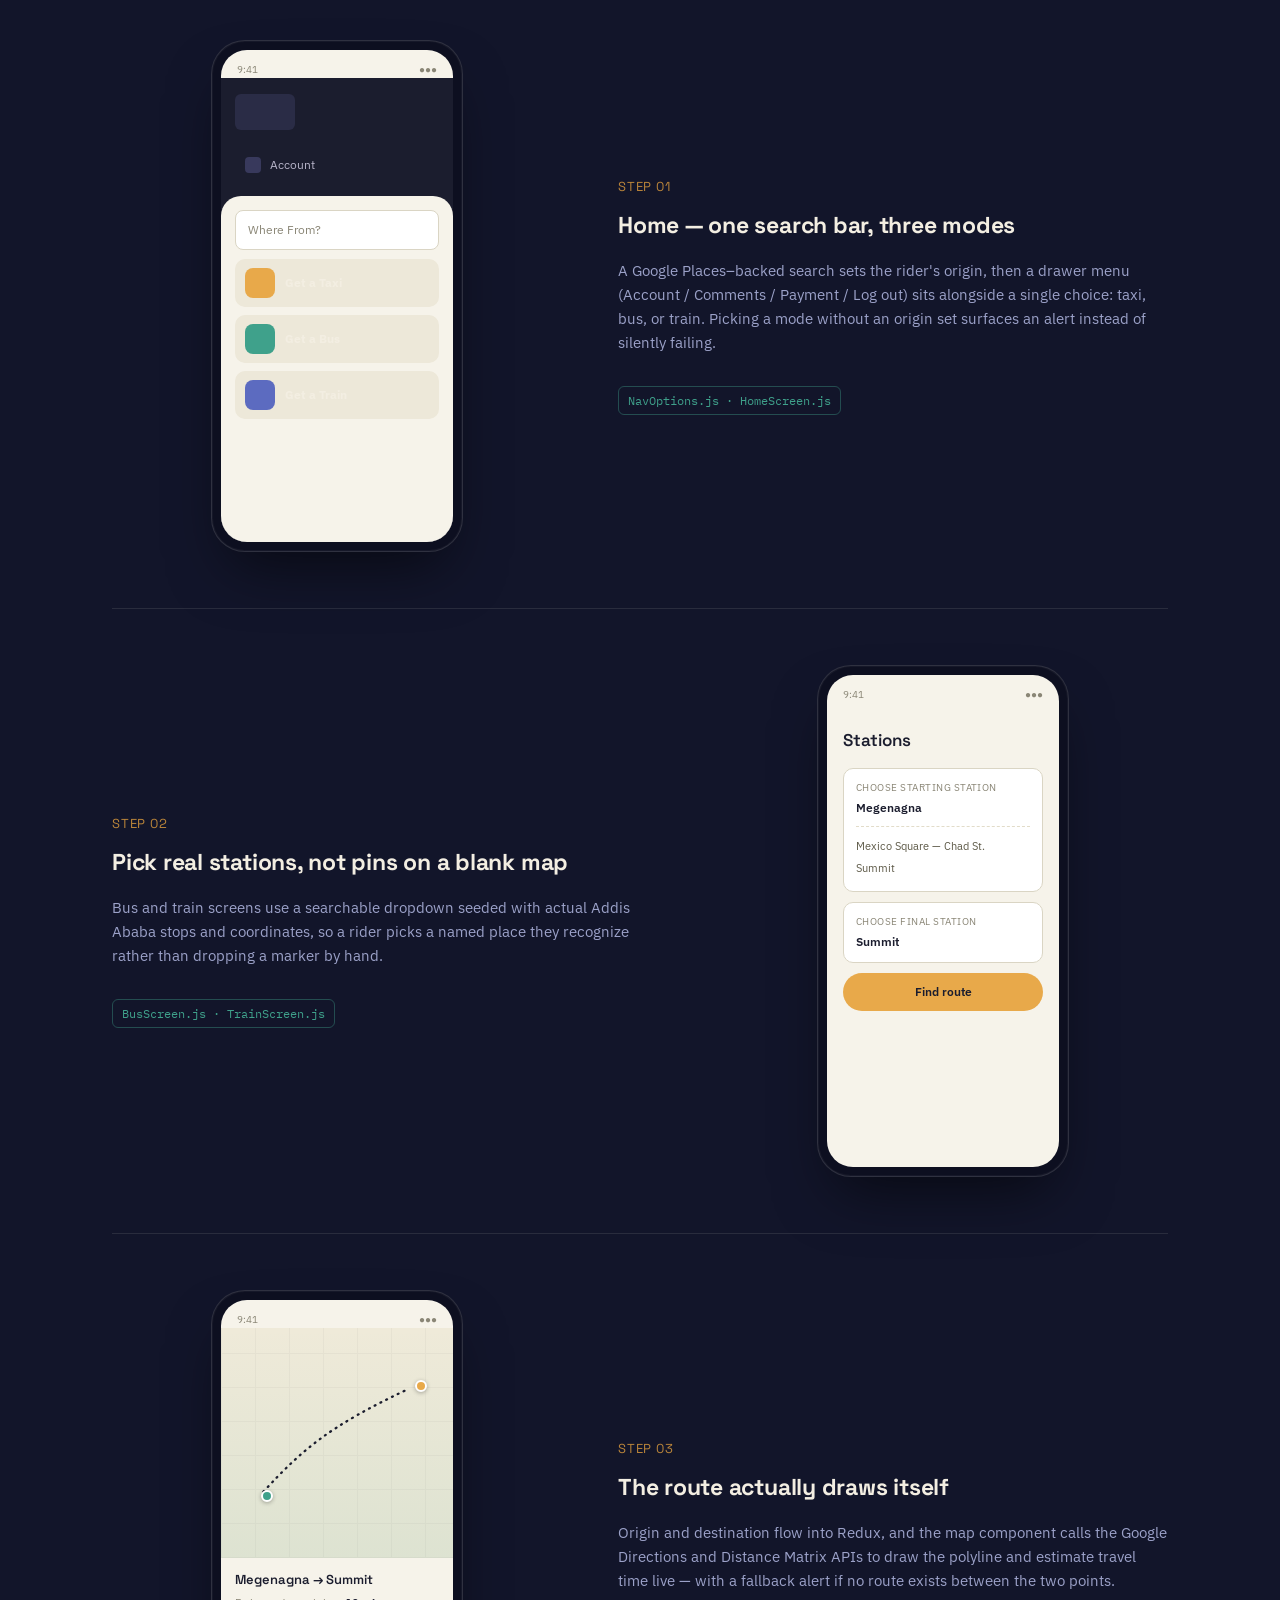
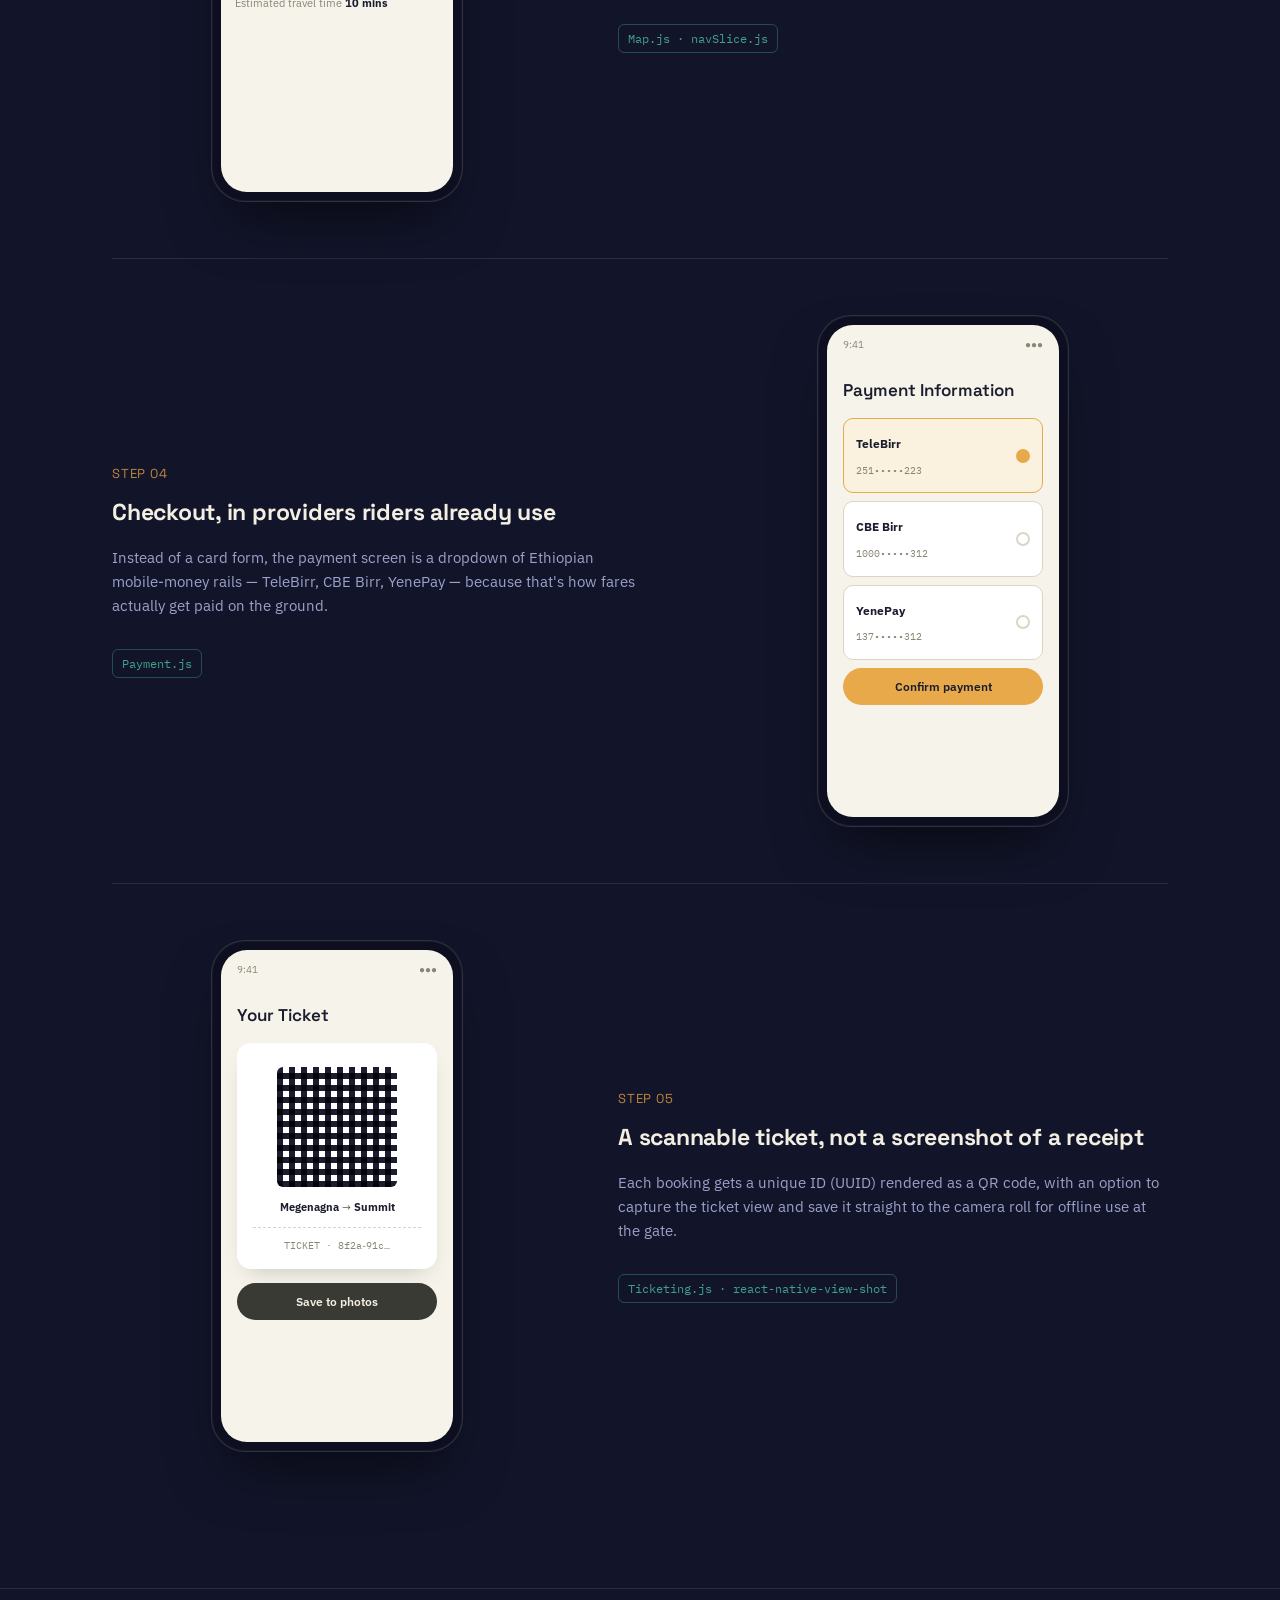
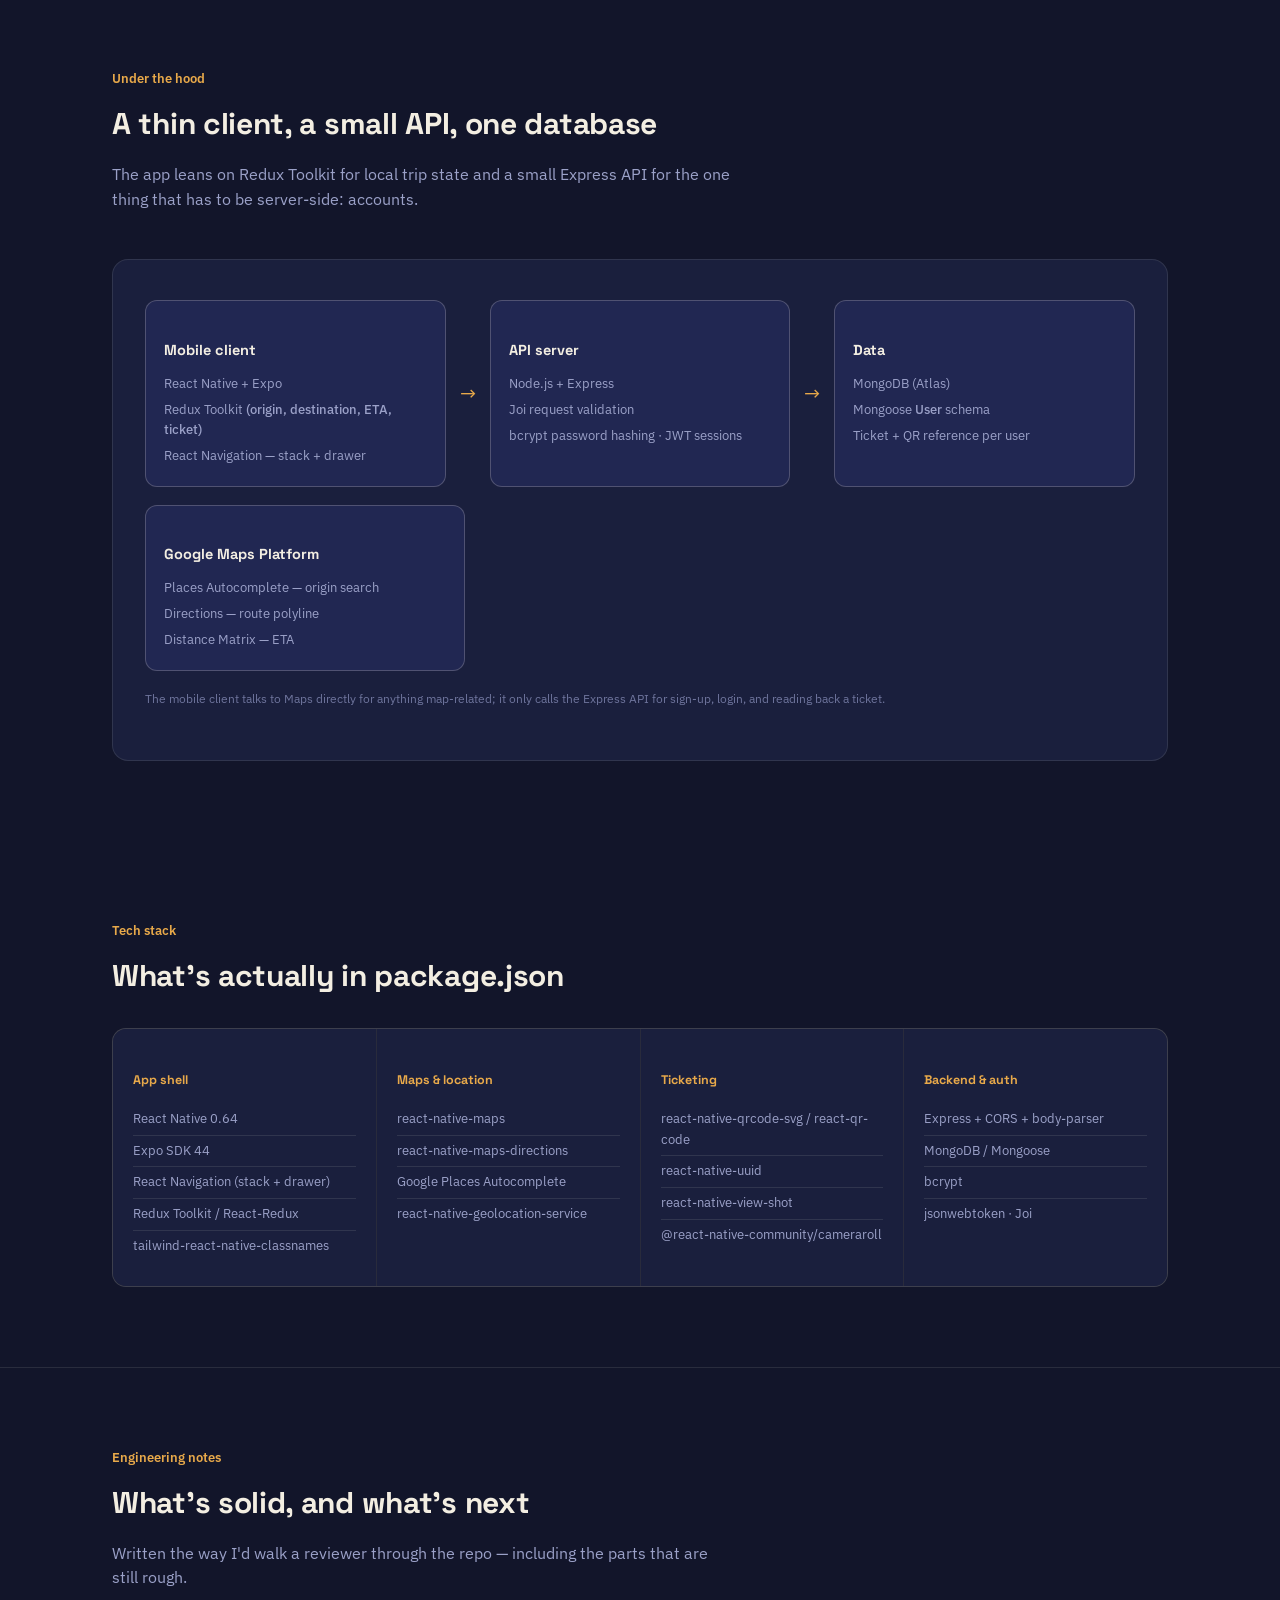
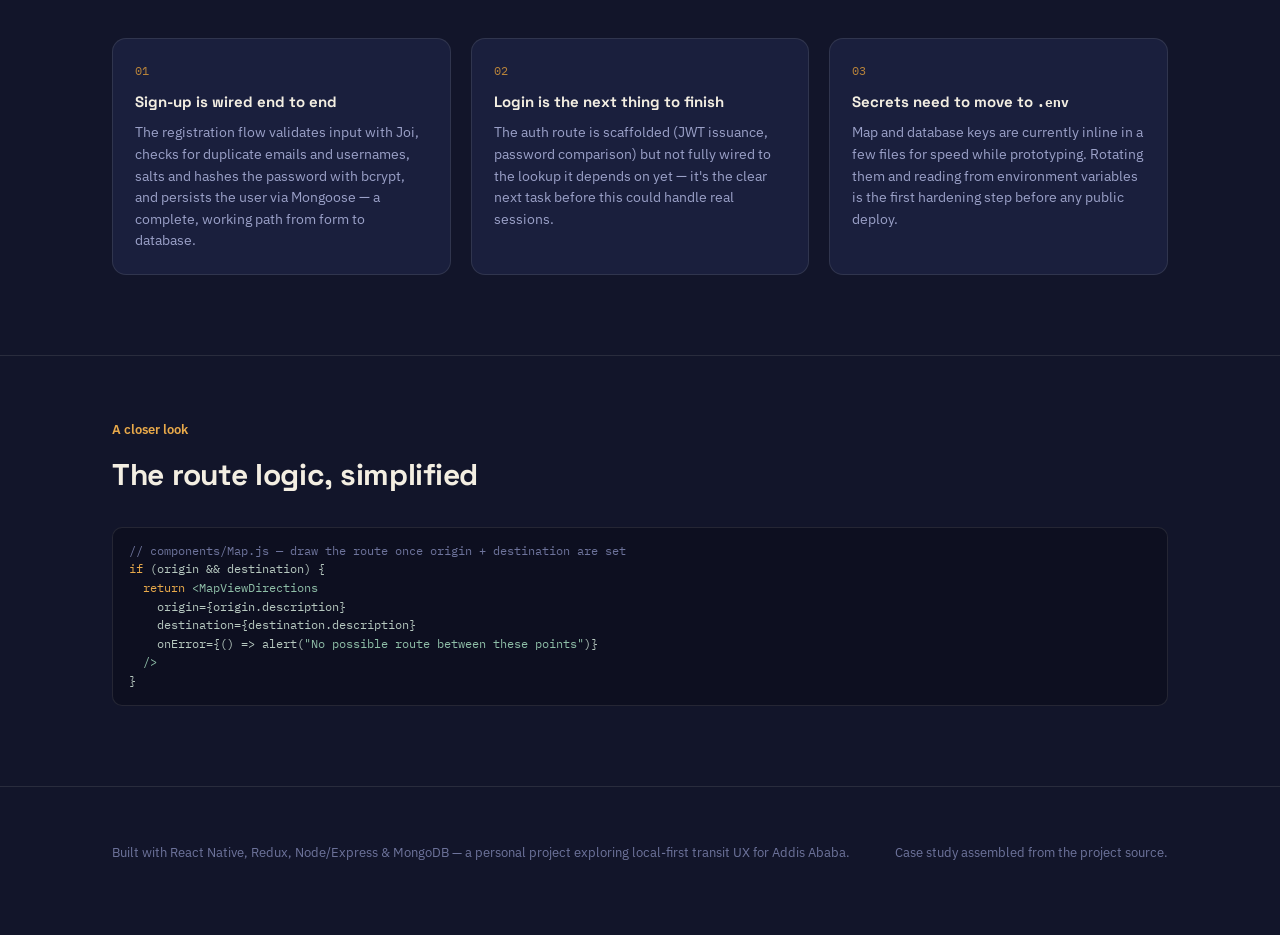
<file: transit-case-study.html>
<!DOCTYPE html>
<html lang="en">
<head>
<meta charset="UTF-8">
<meta name="viewport" content="width=device-width, initial-scale=1.0">
<title>Multimodal Transit App — Addis Ababa | Case Study</title>
<link rel="preconnect" href="https://fonts.googleapis.com">
<link href="https://fonts.googleapis.com/css2?family=Space+Grotesk:wght@400..700&family=IBM+Plex+Sans:wght@400;500;600&family=IBM+Plex+Mono:wght@400;500&display=swap" rel="stylesheet">
<style>
  :root{
    --bg:#12152A;
    --panel:#1A1F3D;
    --panel-2:#212752;
    --line:rgba(243,238,226,0.10);
    --line-strong:rgba(243,238,226,0.22);
    --gold:#E8A94A;
    --gold-dim:#B9843A;
    --teal:#3FA18B;
    --cream:#F3EEE2;
    --dim:#9BA1C8;
    --dim-2:#6E749C;
  }
  *{box-sizing:border-box;}
  html{scroll-behavior:smooth;}
  body{
    margin:0;
    background:var(--bg);
    color:var(--cream);
    font-family:'IBM Plex Sans', sans-serif;
    line-height:1.6;
    -webkit-font-smoothing:antialiased;
  }
  h1,h2,h3{
    font-family:'Space Grotesk', sans-serif;
    margin:0;
    font-weight:700;
    letter-spacing:-0.01em;
  }
  .mono{font-family:'IBM Plex Mono', monospace;}
  a{color:var(--gold);text-decoration:none;}
  .wrap{max-width:1120px;margin:0 auto;padding:0 32px;}
  @media (max-width:720px){.wrap{padding:0 20px;}}

  /* ---------- top nav ---------- */
  .topbar{
    position:sticky;top:0;z-index:50;
    background:rgba(18,21,42,0.88);
    backdrop-filter:blur(10px);
    border-bottom:1px solid var(--line);
  }
  .topbar .wrap{display:flex;align-items:center;justify-content:space-between;height:60px;}
  .brand{font-family:'Space Grotesk';font-weight:700;font-size:16px;color:var(--cream);}
  .brand span{color:var(--gold);}
  .topnav{display:flex;gap:28px;font-size:14px;color:var(--dim);}
  .topnav a{color:var(--dim);}
  .topnav a:hover{color:var(--cream);}
  @media (max-width:640px){.topnav{display:none;}}

  /* ---------- hero ---------- */
  .hero{padding:96px 0 64px;position:relative;overflow:hidden;}
  .hero::before{
    content:"";position:absolute;top:-200px;right:-160px;width:520px;height:520px;
    background:radial-gradient(circle, rgba(232,169,74,0.16), transparent 65%);
    pointer-events:none;
  }
  .hero::after{
    content:"";position:absolute;bottom:-260px;left:-200px;width:520px;height:520px;
    background:radial-gradient(circle, rgba(63,161,139,0.14), transparent 65%);
    pointer-events:none;
  }
  .eyebrow-row{display:flex;gap:8px;flex-wrap:wrap;margin-bottom:22px;}
  .pill{
    font-size:12.5px;color:var(--dim);border:1px solid var(--line-strong);
    border-radius:100px;padding:5px 12px;
  }
  .hero-grid{display:grid;grid-template-columns:1.15fr 0.85fr;gap:56px;align-items:start;position:relative;z-index:1;}
  @media (max-width:860px){.hero-grid{grid-template-columns:1fr;}}
  .hero h1{font-size:44px;line-height:1.08;max-width:560px;}
  @media (max-width:520px){.hero h1{font-size:32px;}}
  .hero p.lede{font-size:17.5px;color:var(--dim);max-width:500px;margin-top:20px;}
  .hero-meta{display:flex;gap:32px;margin-top:36px;flex-wrap:wrap;}
  .hero-meta div{font-size:13px;color:var(--dim-2);}
  .hero-meta strong{display:block;color:var(--cream);font-family:'Space Grotesk';font-size:15px;font-weight:600;margin-bottom:2px;}

  /* ---------- phone mockup ---------- */
  .phone{
    width:252px;height:512px;border-radius:34px;
    background:#0D0F20;
    border:1px solid rgba(255,255,255,0.14);
    padding:9px;
    box-shadow:0 30px 60px -20px rgba(0,0,0,0.6), 0 0 0 1px rgba(255,255,255,0.04) inset;
    flex-shrink:0;
    margin:0 auto;
  }
  .phone .screen{
    width:100%;height:100%;background:#F6F3EA;border-radius:26px;
    overflow:hidden;position:relative;color:#1B1D2E;
    font-family:'IBM Plex Sans', sans-serif;
  }
  .phone .notch{
    position:absolute;top:6px;left:50%;transform:translateX(-50%);
    width:70px;height:16px;background:#0D0F20;border-radius:10px;z-index:5;
  }
  .screen .status{font-size:10px;color:#8A8676;display:flex;justify-content:space-between;padding:12px 16px 0;}

  /* ---------- section shell ---------- */
  section{padding:80px 0;}
  .section-head{max-width:620px;margin-bottom:48px;}
  .kicker{font-size:13px;color:var(--gold);font-weight:600;margin-bottom:10px;}
  .section-head h2{font-size:30px;}
  .section-head p{color:var(--dim);margin-top:14px;font-size:15.5px;}

  hr.rule{border:none;border-top:1px solid var(--line);margin:0;}

  /* ---------- context ---------- */
  .context-grid{display:grid;grid-template-columns:1fr 1fr;gap:48px;}
  @media (max-width:760px){.context-grid{grid-template-columns:1fr;}}
  .context-grid p{font-size:15.5px;color:var(--dim);}
  .context-grid p strong{color:var(--cream);}
  .stat-row{display:flex;gap:28px;margin-top:28px;flex-wrap:wrap;}
  .stat{border-left:2px solid var(--gold);padding-left:14px;}
  .stat b{display:block;font-family:'Space Grotesk';font-size:22px;}
  .stat span{font-size:12.5px;color:var(--dim-2);}

  /* ---------- walkthrough ---------- */
  .step{
    display:grid;grid-template-columns:0.9fr 1.1fr;gap:56px;align-items:center;
    padding:56px 0;
  }
  .step:not(:last-child){border-bottom:1px solid var(--line);}
  .step.reverse{grid-template-columns:1.1fr 0.9fr;}
  .step.reverse .step-phone{order:2;}
  .step.reverse .step-copy{order:1;}
  @media (max-width:820px){
    .step, .step.reverse{grid-template-columns:1fr;gap:32px;}
    .step.reverse .step-phone, .step.reverse .step-copy{order:initial;}
  }
  .step-num{
    font-family:'Space Grotesk';font-size:13px;color:var(--gold-dim);
    letter-spacing:0.06em;margin-bottom:10px;
  }
  .step-copy h3{font-size:23px;margin-bottom:12px;}
  .step-copy p{color:var(--dim);font-size:15px;}
  .step-copy .tag{
    display:inline-block;margin-top:16px;font-size:12px;color:var(--teal);
    border:1px solid rgba(63,161,139,0.4);border-radius:6px;padding:4px 9px;
    font-family:'IBM Plex Mono';
  }

  /* screen content pieces */
  .sc-pad{padding:14px 16px;}
  .sc-title{font-family:'Space Grotesk';font-weight:600;font-size:15px;margin:10px 0 14px;}
  .sc-field{
    background:#fff;border:1px solid #DAD5C4;border-radius:8px;padding:10px 12px;
    font-size:11.5px;color:#8A8676;margin-bottom:9px;
  }
  .sc-btn{
    border-radius:100px;padding:9px 0;text-align:center;font-size:12px;font-weight:600;
    margin-bottom:8px;
  }
  .sc-btn.solid{background:#C9C2AC;color:#1B1D2E;}
  .sc-btn.dark{background:#3A3A34;color:#F3EEE2;}
  .sc-btn.gold{background:var(--gold);color:#1B1D2E;}

  .sc-taxi-icon{
    width:38px;height:26px;border-radius:4px;background:linear-gradient(135deg,#E8A94A,#D98B2A);
    margin-bottom:10px;
  }

  /* home screen mock */
  .home-sidebar{background:#1B1D2E;color:#F3EEE2;height:100%;width:100%;padding:16px 14px;position:relative;}
  .home-tab{display:flex;align-items:center;gap:9px;padding:8px 10px;border-radius:8px;font-size:11.5px;margin-bottom:4px;color:#B7B4C9;}
  .home-tab.active{background:#F3EEE2;color:#1B1D2E;font-weight:600;}
  .home-dot{width:16px;height:16px;border-radius:4px;background:#38395C;flex-shrink:0;}
  .home-sheet{
    position:absolute;left:0;right:0;bottom:0;top:118px;background:#F6F3EA;
    border-radius:20px 20px 0 0;padding:14px 14px 0;
  }
  .opt-card{
    display:flex;align-items:center;gap:10px;background:#EDE8D9;border-radius:10px;
    padding:9px 10px;margin-bottom:8px;
  }
  .opt-ico{width:30px;height:30px;border-radius:8px;flex-shrink:0;}
  .opt-ico.taxi{background:#E8A94A;}
  .opt-ico.bus{background:#3FA18B;}
  .opt-ico.train{background:#5C6BC0;}
  .opt-card b{font-size:11.5px;}

  /* station screen */
  .dd{
    background:#fff;border:1px solid #DAD5C4;border-radius:10px;padding:11px 12px;margin-bottom:10px;
  }
  .dd small{display:block;font-size:9.5px;color:#8A8676;text-transform:uppercase;letter-spacing:0.05em;margin-bottom:3px;}
  .dd .val{font-size:12px;font-weight:600;}
  .dd .opts{margin-top:8px;border-top:1px dashed #E2DCC9;padding-top:8px;}
  .dd .opts div{font-size:10.5px;color:#5C5846;padding:3px 0;}

  /* map screen */
  .map-area{height:230px;background:
      linear-gradient(0deg, rgba(63,161,139,0.10), transparent),
      repeating-linear-gradient(0deg, #E7E2D2 0 1px, transparent 1px 34px),
      repeating-linear-gradient(90deg, #E7E2D2 0 1px, transparent 1px 34px),
      #EFEAD9;
    position:relative;overflow:hidden;
  }
  .map-pin{width:12px;height:12px;border-radius:50%;position:absolute;border:2px solid #fff;box-shadow:0 1px 4px rgba(0,0,0,0.3);}
  .map-pin.green{background:#3FA18B;}
  .map-pin.gold{background:#E8A94A;}
  .map-route{position:absolute;stroke:#1B1D2E;stroke-width:2.5;stroke-dasharray:1 6;fill:none;stroke-linecap:round;}
  .map-card{background:#F6F3EA;padding:12px 14px;}
  .map-card .eta{font-size:11px;color:#8A8676;}
  .map-card .eta b{color:#1B1D2E;}

  /* payment screen */
  .pay-row{
    display:flex;justify-content:space-between;align-items:center;
    background:#fff;border:1px solid #DAD5C4;border-radius:10px;padding:11px 12px;margin-bottom:8px;
  }
  .pay-row.selected{border-color:var(--gold);background:#FBF1DF;}
  .pay-row b{font-size:11.5px;}
  .pay-row span{font-size:9.5px;color:#8A8676;font-family:'IBM Plex Mono';}
  .pay-check{width:14px;height:14px;border-radius:50%;border:2px solid #DAD5C4;flex-shrink:0;}
  .pay-check.on{background:var(--gold);border-color:var(--gold);}

  /* ticket screen */
  .ticket-card{
    background:#fff;border-radius:14px;margin-top:6px;padding:16px;
    box-shadow:0 10px 24px -12px rgba(0,0,0,0.25);text-align:center;
  }
  .qr{
    width:120px;height:120px;margin:8px auto 12px;background:
      repeating-linear-gradient(0deg,#1B1D2E 0 6px, transparent 6px 12px),
      repeating-linear-gradient(90deg,#1B1D2E 0 6px, transparent 6px 12px);
    background-blend-mode:multiply;background-color:#fff;border-radius:6px;
  }
  .ticket-route{font-size:11px;color:#5C5846;}
  .ticket-route b{color:#1B1D2E;}
  .ticket-dash{border-top:1px dashed #DAD5C4;margin:10px 0;}
  .ticket-id{font-family:'IBM Plex Mono';font-size:9.5px;color:#8A8676;}

  /* ---------- architecture ---------- */
  .arch{
    background:var(--panel);border:1px solid var(--line);border-radius:16px;
    padding:40px 32px;
  }
  .arch-row{display:flex;align-items:stretch;gap:0;flex-wrap:wrap;}
  .arch-box{
    background:var(--panel-2);border:1px solid var(--line-strong);border-radius:12px;
    padding:18px 18px;flex:1;min-width:190px;
  }
  .arch-box h4{font-family:'Space Grotesk';font-size:14.5px;margin-bottom:8px;color:var(--cream);}
  .arch-box ul{margin:0;padding-left:0;list-style:none;}
  .arch-box li{font-size:12.5px;color:var(--dim);padding:3px 0;}
  .arch-box li b{color:var(--dim);font-weight:500;}
  .arch-arrow{
    display:flex;align-items:center;justify-content:center;color:var(--gold);
    font-size:20px;padding:0 14px;flex:0 0 auto;
  }
  @media (max-width:820px){
    .arch-row{flex-direction:column;}
    .arch-arrow{transform:rotate(90deg);padding:6px 0;}
  }
  .arch-side{margin-top:18px;display:flex;gap:14px;flex-wrap:wrap;}
  .arch-side .arch-box{flex:0 1 260px;}
  .arch-note{font-size:12px;color:var(--dim-2);margin-top:18px;}

  /* ---------- stack grid ---------- */
  .stack-grid{display:grid;grid-template-columns:repeat(4,1fr);gap:1px;background:var(--line);border:1px solid var(--line);border-radius:14px;overflow:hidden;}
  @media (max-width:900px){.stack-grid{grid-template-columns:repeat(2,1fr);}}
  .stack-col{background:var(--panel);padding:24px 20px;}
  .stack-col h4{font-size:12.5px;color:var(--gold);text-transform:none;margin-bottom:14px;font-family:'Space Grotesk';}
  .stack-col ul{margin:0;padding:0;list-style:none;}
  .stack-col li{font-size:13px;color:var(--dim);padding:5px 0;border-top:1px solid var(--line);}
  .stack-col li:first-child{border-top:none;}

  /* ---------- notes ---------- */
  .notes{display:grid;grid-template-columns:repeat(3,1fr);gap:20px;}
  @media (max-width:820px){.notes{grid-template-columns:1fr;}}
  .note-card{background:var(--panel);border:1px solid var(--line);border-radius:14px;padding:22px;}
  .note-card .num{font-family:'IBM Plex Mono';font-size:12px;color:var(--gold-dim);}
  .note-card h4{font-size:15px;margin:10px 0 8px;font-family:'Space Grotesk';}
  .note-card p{font-size:13.5px;color:var(--dim);margin:0;}

  code.snip{
    display:block;background:#0D0F20;border:1px solid var(--line);border-radius:10px;
    padding:14px 16px;font-family:'IBM Plex Mono';font-size:12px;color:#B7C9C0;
    overflow-x:auto;white-space:pre;line-height:1.55;
  }
  code.snip .k{color:#E8A94A;}
  code.snip .s{color:#8FBFA8;}
  code.snip .c{color:#6E749C;}

  footer{padding:56px 0 72px;border-top:1px solid var(--line);}
  footer .wrap{display:flex;justify-content:space-between;align-items:center;flex-wrap:wrap;gap:14px;}
  footer p{color:var(--dim-2);font-size:13px;margin:0;}
</style>
</head>
<body>

<div class="topbar">
  <div class="wrap">
    <div class="brand">Addis Transit <span>/ case study</span></div>
    <nav class="topnav">
      <a href="#context">Context</a>
      <a href="#walkthrough">Walkthrough</a>
      <a href="#architecture">Architecture</a>
      <a href="#stack">Stack</a>
      <a href="#notes">Notes</a>
    </nav>
  </div>
</div>

<header class="hero">
  <div class="wrap hero-grid">
    <div>
      <div class="eyebrow-row">
        <span class="pill">React Native · Expo</span>
        <span class="pill">Node.js / Express</span>
        <span class="pill">MongoDB</span>
        <span class="pill">Personal project</span>
      </div>
      <h1>One app to book a taxi, bus, or train across Addis Ababa.</h1>
      <p class="lede">A cross‑platform mobile app that lets a rider search a route, watch it draw on a live map, pay with a local mobile‑money provider, and walk away with a QR ticket — for three different modes of transport in one flow.</p>
      <div class="hero-meta">
        <div><strong>Role</strong>Solo developer — mobile app + API</div>
        <div><strong>Stack</strong>React Native, Redux, Node/Express, MongoDB</div>
        <div><strong>Focus</strong>Local transit UX for Addis Ababa</div>
      </div>
    </div>
    <div class="phone">
      <div class="notch"></div>
      <div class="screen">
        <div class="status"><span>9:41</span><span>●●●</span></div>
        <div class="sc-pad">
          <div class="sc-taxi-icon"></div>
          <div class="sc-title" style="font-size:17px;">User Login</div>
          <div class="sc-field">Email</div>
          <div class="sc-field">Password</div>
          <div class="sc-btn solid">Login</div>
          <div class="sc-btn dark">Sign‑up</div>
        </div>
      </div>
    </div>
  </div>
</header>

<hr class="rule">

<section id="context">
  <div class="wrap">
    <div class="section-head">
      <div class="kicker">Why this exists</div>
      <h2>Getting around Addis Ababa means switching apps and mental models.</h2>
    </div>
    <div class="context-grid">
      <p>Ride‑hailing apps cover taxis. Paper tickets still cover most buses. The light‑rail line runs on its own schedule with its own queue at the counter. Riders mix all three in a single trip, but nothing ties the trip together — <strong>the booking, the map, and the ticket live in three different places.</strong></p>
      <p>This project explores what it looks like to collapse that into one app: pick a mode, pick real stations (Megenagna, Mexico Square, Summit), see the route drawn on a map, pay through a provider people already use — <strong>TeleBirr, CBE Birr, or YenePay</strong> — and receive a scannable QR ticket instead of a paper stub.</p>
    </div>
    <div class="stat-row">
      <div class="stat"><b>3</b><span>transport modes — taxi, bus, train</span></div>
      <div class="stat"><b>3</b><span>local payment rails wired into checkout</span></div>
      <div class="stat"><b>1</b><span>QR ticket generated per booking</span></div>
    </div>
  </div>
</section>

<hr class="rule">

<section id="walkthrough">
  <div class="wrap">
    <div class="section-head">
      <div class="kicker">Walkthrough</div>
      <h2>From login to a ticket in hand</h2>
      <p>Six screens, recreated from the app's actual components, showing the flow a rider goes through end to end.</p>
    </div>

    <div class="step">
      <div class="step-phone phone">
        <div class="notch"></div>
        <div class="screen">
          <div class="status"><span>9:41</span><span>●●●</span></div>
          <div class="home-sidebar">
            <div style="height:36px;width:60px;background:#2A2C46;border-radius:6px;margin-bottom:18px;"></div>
            <div class="home-tab"><div class="home-dot"></div>Account</div>
            <div class="home-tab"><div class="home-dot"></div>Comment</div>
            <div class="home-tab"><div class="home-dot"></div>Payment</div>
            <div class="home-tab" style="margin-top:18px;"><div class="home-dot"></div>Log out</div>
            <div class="home-sheet">
              <div class="sc-field" style="margin-top:0;">Where From?</div>
              <div class="opt-card"><div class="opt-ico taxi"></div><b>Get a Taxi</b></div>
              <div class="opt-card"><div class="opt-ico bus"></div><b>Get a Bus</b></div>
              <div class="opt-card"><div class="opt-ico train"></div><b>Get a Train</b></div>
            </div>
          </div>
        </div>
      </div>
      <div class="step-copy">
        <div class="step-num">STEP 01</div>
        <h3>Home — one search bar, three modes</h3>
        <p>A Google Places–backed search sets the rider's origin, then a drawer menu (Account / Comments / Payment / Log out) sits alongside a single choice: taxi, bus, or train. Picking a mode without an origin set surfaces an alert instead of silently failing.</p>
        <span class="tag">NavOptions.js · HomeScreen.js</span>
      </div>
    </div>

    <div class="step reverse">
      <div class="step-phone phone">
        <div class="notch"></div>
        <div class="screen">
          <div class="status"><span>9:41</span><span>●●●</span></div>
          <div class="sc-pad">
            <div class="sc-title" style="font-size:17px;">Stations</div>
            <div class="dd">
              <small>Choose starting station</small>
              <div class="val">Megenagna</div>
              <div class="opts">
                <div>Mexico Square — Chad St.</div>
                <div>Summit</div>
              </div>
            </div>
            <div class="dd">
              <small>Choose final station</small>
              <div class="val">Summit</div>
            </div>
            <div class="sc-btn gold" style="margin-top:6px;">Find route</div>
          </div>
        </div>
      </div>
      <div class="step-copy">
        <div class="step-num">STEP 02</div>
        <h3>Pick real stations, not pins on a blank map</h3>
        <p>Bus and train screens use a searchable dropdown seeded with actual Addis Ababa stops and coordinates, so a rider picks a named place they recognize rather than dropping a marker by hand.</p>
        <span class="tag">BusScreen.js · TrainScreen.js</span>
      </div>
    </div>

    <div class="step">
      <div class="step-phone phone">
        <div class="notch"></div>
        <div class="screen">
          <div class="status"><span>9:41</span><span>●●●</span></div>
          <div class="map-area">
            <svg class="map-route" viewBox="0 0 252 230" width="100%" height="100%">
              <path d="M 46 168 C 90 120, 120 96, 200 58" />
            </svg>
            <div class="map-pin green" style="left:40px;top:162px;"></div>
            <div class="map-pin gold" style="left:194px;top:52px;"></div>
          </div>
          <div class="map-card">
            <div class="sc-title" style="margin:0 0 4px;font-size:13px;">Megenagna → Summit</div>
            <div class="eta">Estimated travel time <b>10 mins</b></div>
          </div>
        </div>
      </div>
      <div class="step-copy">
        <div class="step-num">STEP 03</div>
        <h3>The route actually draws itself</h3>
        <p>Origin and destination flow into Redux, and the map component calls the Google Directions and Distance Matrix APIs to draw the polyline and estimate travel time live — with a fallback alert if no route exists between the two points.</p>
        <span class="tag">Map.js · navSlice.js</span>
      </div>
    </div>

    <div class="step reverse">
      <div class="step-phone phone">
        <div class="notch"></div>
        <div class="screen">
          <div class="status"><span>9:41</span><span>●●●</span></div>
          <div class="sc-pad">
            <div class="sc-title" style="font-size:17px;">Payment Information</div>
            <div class="pay-row selected"><div><b>TeleBirr</b><br><span>251•••••223</span></div><div class="pay-check on"></div></div>
            <div class="pay-row"><div><b>CBE Birr</b><br><span>1000•••••312</span></div><div class="pay-check"></div></div>
            <div class="pay-row"><div><b>YenePay</b><br><span>137•••••312</span></div><div class="pay-check"></div></div>
            <div class="sc-btn gold" style="margin-top:6px;">Confirm payment</div>
          </div>
        </div>
      </div>
      <div class="step-copy">
        <div class="step-num">STEP 04</div>
        <h3>Checkout, in providers riders already use</h3>
        <p>Instead of a card form, the payment screen is a dropdown of Ethiopian mobile‑money rails — TeleBirr, CBE Birr, YenePay — because that's how fares actually get paid on the ground.</p>
        <span class="tag">Payment.js</span>
      </div>
    </div>

    <div class="step">
      <div class="step-phone phone">
        <div class="notch"></div>
        <div class="screen">
          <div class="status"><span>9:41</span><span>●●●</span></div>
          <div class="sc-pad">
            <div class="sc-title" style="font-size:17px;">Your Ticket</div>
            <div class="ticket-card">
              <div class="qr"></div>
              <div class="ticket-route"><b>Megenagna</b> → <b>Summit</b></div>
              <div class="ticket-dash"></div>
              <div class="ticket-id">TICKET · 8f2a‑91c…</div>
            </div>
            <div class="sc-btn dark" style="margin-top:14px;">Save to photos</div>
          </div>
        </div>
      </div>
      <div class="step-copy">
        <div class="step-num">STEP 05</div>
        <h3>A scannable ticket, not a screenshot of a receipt</h3>
        <p>Each booking gets a unique ID (UUID) rendered as a QR code, with an option to capture the ticket view and save it straight to the camera roll for offline use at the gate.</p>
        <span class="tag">Ticketing.js · react-native-view-shot</span>
      </div>
    </div>

  </div>
</section>

<hr class="rule">

<section id="architecture">
  <div class="wrap">
    <div class="section-head">
      <div class="kicker">Under the hood</div>
      <h2>A thin client, a small API, one database</h2>
      <p>The app leans on Redux Toolkit for local trip state and a small Express API for the one thing that has to be server‑side: accounts.</p>
    </div>
    <div class="arch">
      <div class="arch-row">
        <div class="arch-box">
          <h4>Mobile client</h4>
          <ul>
            <li>React Native + Expo</li>
            <li>Redux Toolkit <b>(origin, destination, ETA, ticket)</b></li>
            <li>React Navigation — stack + drawer</li>
          </ul>
        </div>
        <div class="arch-arrow">→</div>
        <div class="arch-box">
          <h4>API server</h4>
          <ul>
            <li>Node.js + Express</li>
            <li>Joi request validation</li>
            <li>bcrypt password hashing · JWT sessions</li>
          </ul>
        </div>
        <div class="arch-arrow">→</div>
        <div class="arch-box">
          <h4>Data</h4>
          <ul>
            <li>MongoDB (Atlas)</li>
            <li>Mongoose <b>User</b> schema</li>
            <li>Ticket + QR reference per user</li>
          </ul>
        </div>
      </div>
      <div class="arch-side">
        <div class="arch-box" style="flex:0 1 320px;">
          <h4>Google Maps Platform</h4>
          <ul>
            <li>Places Autocomplete — origin search</li>
            <li>Directions — route polyline</li>
            <li>Distance Matrix — ETA</li>
          </ul>
        </div>
      </div>
      <p class="arch-note">The mobile client talks to Maps directly for anything map‑related; it only calls the Express API for sign‑up, login, and reading back a ticket.</p>
    </div>
  </div>
</section>

<section id="stack">
  <div class="wrap">
    <div class="section-head" style="margin-bottom:28px;">
      <div class="kicker">Tech stack</div>
      <h2>What's actually in package.json</h2>
    </div>
    <div class="stack-grid">
      <div class="stack-col">
        <h4>App shell</h4>
        <ul>
          <li>React Native 0.64</li>
          <li>Expo SDK 44</li>
          <li>React Navigation (stack + drawer)</li>
          <li>Redux Toolkit / React‑Redux</li>
          <li>tailwind‑react‑native‑classnames</li>
        </ul>
      </div>
      <div class="stack-col">
        <h4>Maps &amp; location</h4>
        <ul>
          <li>react-native-maps</li>
          <li>react-native-maps-directions</li>
          <li>Google Places Autocomplete</li>
          <li>react-native-geolocation-service</li>
        </ul>
      </div>
      <div class="stack-col">
        <h4>Ticketing</h4>
        <ul>
          <li>react-native-qrcode-svg / react-qr-code</li>
          <li>react-native-uuid</li>
          <li>react-native-view-shot</li>
          <li>@react-native-community/cameraroll</li>
        </ul>
      </div>
      <div class="stack-col">
        <h4>Backend &amp; auth</h4>
        <ul>
          <li>Express + CORS + body-parser</li>
          <li>MongoDB / Mongoose</li>
          <li>bcrypt</li>
          <li>jsonwebtoken · Joi</li>
        </ul>
      </div>
    </div>
  </div>
</section>

<hr class="rule">

<section id="notes">
  <div class="wrap">
    <div class="section-head">
      <div class="kicker">Engineering notes</div>
      <h2>What's solid, and what's next</h2>
      <p>Written the way I'd walk a reviewer through the repo — including the parts that are still rough.</p>
    </div>
    <div class="notes">
      <div class="note-card">
        <div class="num">01</div>
        <h4>Sign‑up is wired end to end</h4>
        <p>The registration flow validates input with Joi, checks for duplicate emails and usernames, salts and hashes the password with bcrypt, and persists the user via Mongoose — a complete, working path from form to database.</p>
      </div>
      <div class="note-card">
        <div class="num">02</div>
        <h4>Login is the next thing to finish</h4>
        <p>The auth route is scaffolded (JWT issuance, password comparison) but not fully wired to the lookup it depends on yet — it's the clear next task before this could handle real sessions.</p>
      </div>
      <div class="note-card">
        <div class="num">03</div>
        <h4>Secrets need to move to <span class="mono" style="font-size:12.5px;">.env</span></h4>
        <p>Map and database keys are currently inline in a few files for speed while prototyping. Rotating them and reading from environment variables is the first hardening step before any public deploy.</p>
      </div>
    </div>
  </div>
</section>

<hr class="rule">

<section style="padding-top:64px;">
  <div class="wrap">
    <div class="section-head" style="margin-bottom:28px;">
      <div class="kicker">A closer look</div>
      <h2>The route logic, simplified</h2>
    </div>
    <code class="snip"><span class="c">// components/Map.js — draw the route once origin + destination are set</span>
<span class="k">if</span> (origin && destination) {
  <span class="k">return</span> <span class="s">&lt;MapViewDirections</span>
    origin={origin.description}
    destination={destination.description}
    onError={() =&gt; alert(<span class="s">"No possible route between these points"</span>)}
  <span class="s">/&gt;</span>
}</code>
  </div>
</section>

<footer>
  <div class="wrap">
    <p>Built with React Native, Redux, Node/Express &amp; MongoDB — a personal project exploring local‑first transit UX for Addis Ababa.</p>
    <p>Case study assembled from the project source.</p>
  </div>
</footer>

</body>
</html>
</file>
<file: style.css>
*{
margin:0;
padding:0;
box-sizing:border-box;
scroll-behavior:smooth;
}

body{
font-family:'Inter',sans-serif;
background:#0f1115;
color:#fff;
overflow-x:hidden;
line-height:1.7;
}

.container{
width:90%;
max-width:1180px;
margin:auto;
}

.bg-blur{
position:fixed;
width:350px;
height:350px;
border-radius:50%;
filter:blur(120px);
z-index:-1;
opacity:.45;
animation:float 8s ease-in-out infinite;
}

.blur1{
background:#3d7cff;
top:60px;
left:-80px;
}

.blur2{
background:#7e49ff;
right:-80px;
bottom:60px;
animation-delay:2s;
}

@keyframes float{
0%,100%{transform:translateY(0px);}
50%{transform:translateY(30px);}
}

header{
position:sticky;
top:0;
backdrop-filter:blur(14px);
background:rgba(15,17,21,.65);
border-bottom:1px solid rgba(255,255,255,.07);
z-index:999;
}

nav{
display:flex;
justify-content:space-between;
align-items:center;
padding:20px 0;
}

.logo{
font-weight:800;
font-size:1.4rem;
letter-spacing:2px;
}

nav ul{
display:flex;
gap:30px;
list-style:none;
}

nav a{
text-decoration:none;
color:#ddd;
transition:.3s;
}

nav a:hover{
color:#fff;
}

.hero{
min-height:100vh;
display:grid;
grid-template-columns:1.3fr 1fr;
gap:40px;
align-items:center;
}

.tag{
color:#9ab4ff;
font-size:.9rem;
margin-bottom:15px;
letter-spacing:1px;
}

.hero h1{
font-size:4.5rem;
line-height:1;
margin-bottom:15px;
}

.hero h3{
font-weight:500;
color:#d4d4d4;
margin-bottom:20px;
font-size:1.4rem;
}

.hero-desc{
max-width:620px;
color:#bfc2cc;
margin-bottom:30px;
}

.hero-buttons{
display:flex;
gap:15px;
flex-wrap:wrap;
}

.btn{
padding:14px 28px;
border-radius:50px;
text-decoration:none;
font-weight:600;
transition:.3s;
}

.primary{
background:#fff;
color:#111;
}

.secondary{
border:1px solid rgba(255,255,255,.15);
color:#fff;
}

.btn:hover{
transform:translateY(-4px);
}

.glass-card,.glass-box,.card,.project,.contact-box{
background:rgba(255,255,255,.06);
border:1px solid rgba(255,255,255,.08);
backdrop-filter:blur(18px);
border-radius:22px;
box-shadow:0 20px 40px rgba(0,0,0,.25);
}
.email-link {
    color: inherit;
    text-decoration: none;
    transition: opacity 0.3s ease;
}

.email-link:hover {
    opacity: 0.7;
}
.glass-card{
padding:35px;
}

.glass-card h4{
margin-bottom:15px;
font-size:1.1rem;
}

.section{
padding:90px 0;
}

.section h2{
font-size:2.2rem;
margin-bottom:25px;
}

.section p{
color:#c5c7d0;
margin-bottom:18px;
}

.grid,.project-grid{
display:grid;
grid-template-columns:repeat(auto-fit,minmax(240px,1fr));
gap:20px;
}

.card,.project{
padding:25px;
transition:.3s;
}

.card:hover,.project:hover{
transform:translateY(-8px);
}

.glass-box,.contact-box{
padding:28px;
}

.contact-link{
display:inline-block;
text-decoration:none;
color:#8fb0ff;
font-weight:600;
transition:.3s;
}

.contact-link:hover{
transform:translateX(5px);
}

footer{
padding:40px 0;
text-align:center;
color:#9ea2ae;
}

.reveal{
opacity:0;
transform:translateY(40px);
transition:1s ease;
}

.reveal.active{
opacity:1;
transform:translateY(0);
}

@media(max-width:900px){

.hero{
grid-template-columns:1fr;
padding:60px 0;
min-height:auto;
}

.hero h1{
font-size:3rem;
}

nav ul{
display:none;
}

}
/* ADD THIS to style.css */

.featured-project{
position:relative;
overflow:hidden;
}

.featured-project::before{
content:"FEATURED";
position:absolute;
top:18px;
right:-35px;
background:white;
color:#111;
padding:6px 40px;
font-size:.7rem;
font-weight:700;
transform:rotate(45deg);
}

.project-link{
display:inline-block;
margin-top:15px;
text-decoration:none;
color:#8fb0ff;
font-weight:600;
transition:.3s;
}

.project-link:hover{
transform:translateX(5px);
}
</file>
